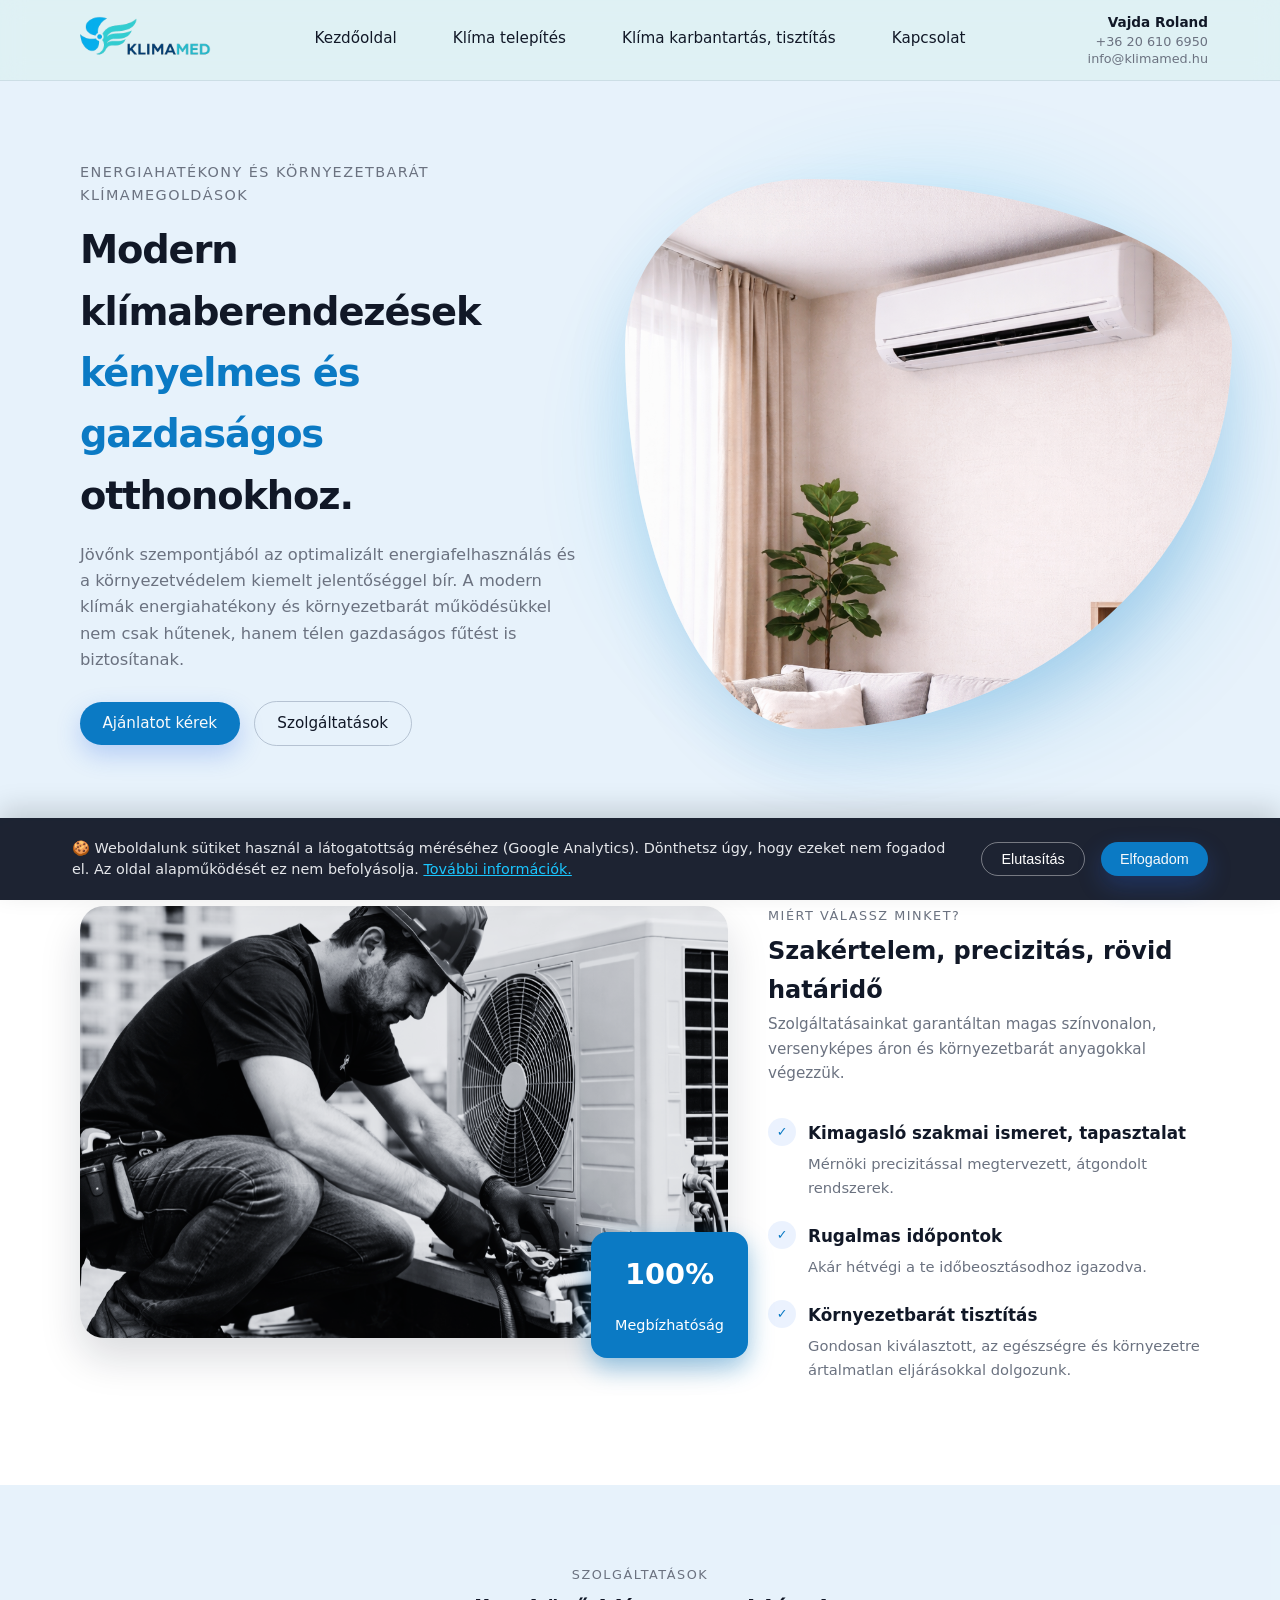
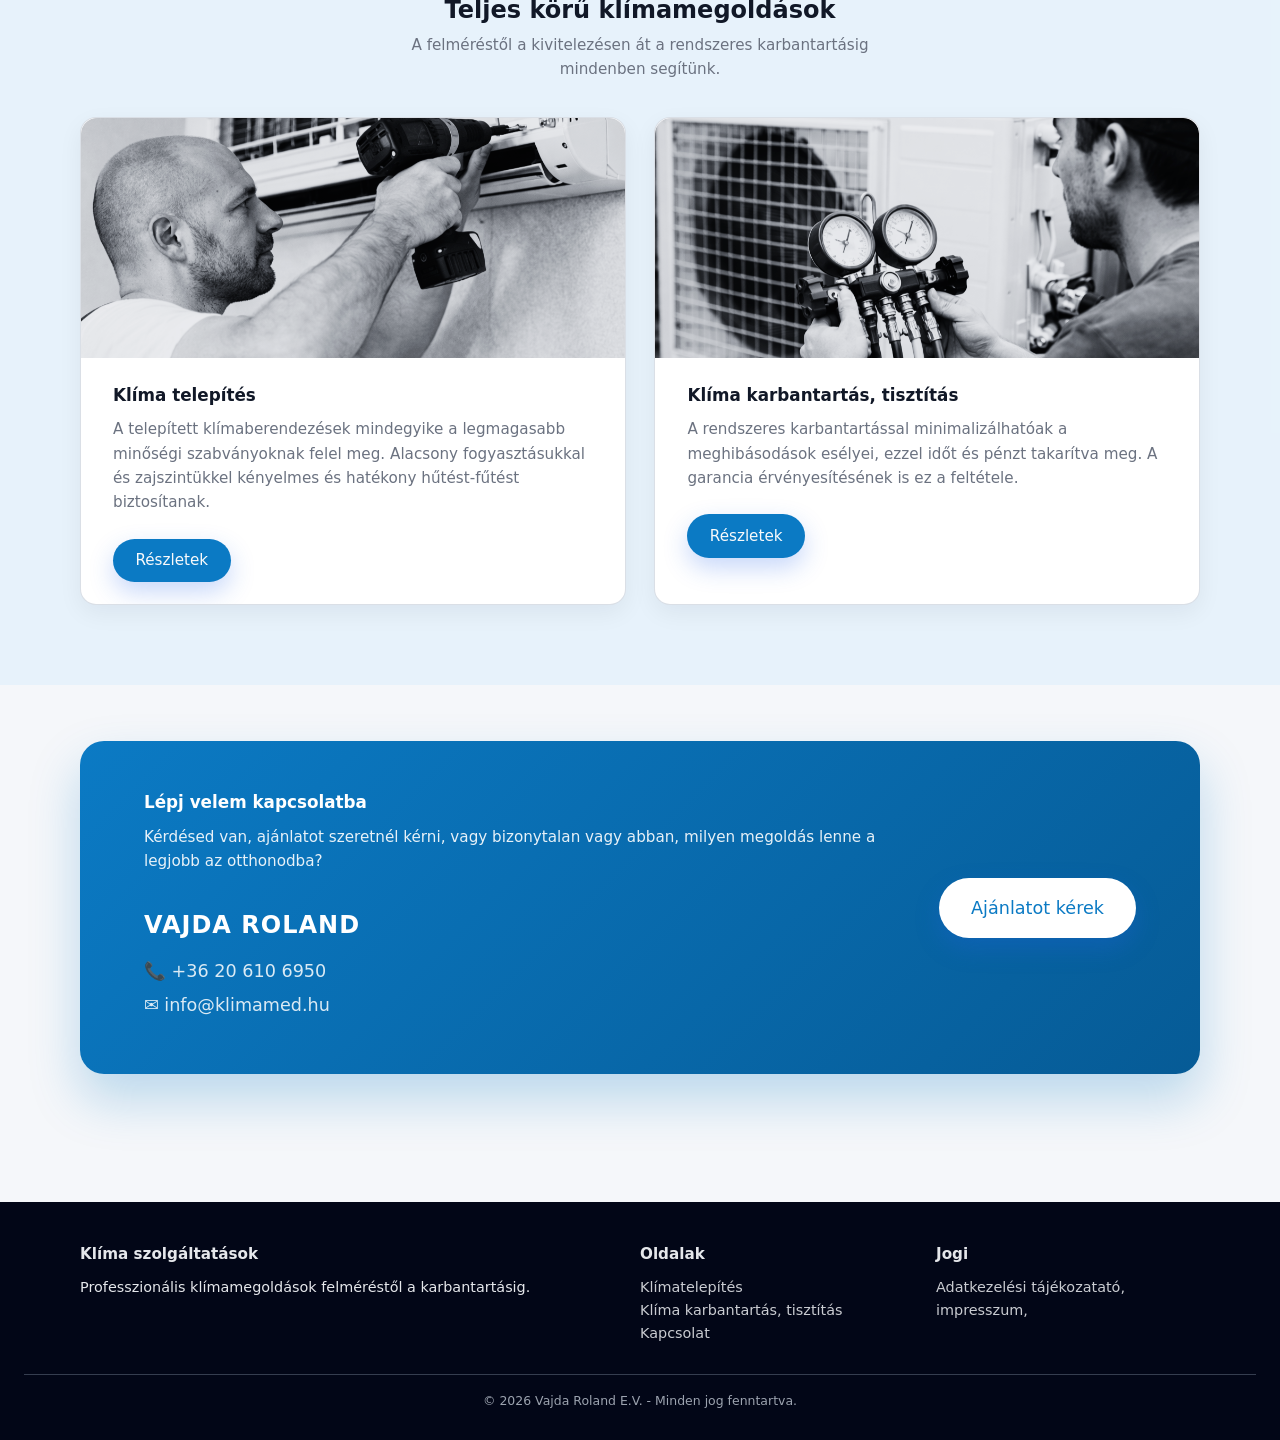
<file: index.html>
<!DOCTYPE html>
<html lang="hu">
<head>
  <!-- GOOGLE CONSENT MODE V2 ÉS GA4 KÓD -->
  <script>
    // 1. Consent Mode: Alapértelmezett tiltás beállítása
    window.dataLayer = window.dataLayer || [];
    function gtag(){dataLayer.push(arguments);}
    
    gtag('consent', 'default', {
      'analytics_storage': 'denied',
      'ad_storage': 'denied',
      'ad_user_data': 'denied',
      'ad_personalization': 'denied'
    });
  </script>

  <!-- Google tag (gtag.js) -->
  <script async src="https://www.googletagmanager.com/gtag/js?id=G-02G2FGKQ1T"></script>
  <script>
    window.dataLayer = window.dataLayer || [];
    function gtag(){dataLayer.push(arguments);}
    gtag('js', new Date());

    gtag('config', 'G-02G2FGKQ1T');
  </script>
  
  <meta charset="utf-8" />
  <meta name="viewport" content="width=device-width, initial-scale=1" />
  
  <!-- SEO: Title és Description -->
  <title>Klíma telepítés, szerelés és karbantartás | Klímamed</title>
  <meta name="description" content="Professzionális klíma telepítés, szerelés, mosózsákos tisztítás és karbantartás rövid határidővel. Energiahatékony klímamegoldások otthonába!" />
  <meta name="keywords" content="klíma, légkondi, klíma telepítés, klímaszerelés, klíma karbantartás, klímatisztítás, mosózsákos klímatisztítás" />
  
  <!-- SEO: Open Graph (Facebook, LinkedIn, stb. megosztáshoz) -->
  <meta property="og:title" content="Klíma telepítés és karbantartás | Klímamed" />
  <meta property="og:description" content="Professzionális klímamegoldások felméréstől a karbantartásig. Rövid határidő, megbízhatóság." />
  <meta property="og:image" content="photos/logonohatterpng.png" />
  <meta property="og:type" content="website" />

  <!-- Favicon (Logó a böngészőfülön) -->
  <link rel="icon" type="image/svg+xml" href="photos/logonohatterpng.svg" />
  <link rel="alternate icon" href="photos/logonohatterpng.png"> 
  <link rel="apple-touch-icon" href="photos/logonohatterpng.svg" />

  <link rel="stylesheet" href="assets/css/style.css" /> <!-- Figyelj a te útvonaladra, ha a photos mappában van a CSS, akkor href="photos/style.css" legyen! -->
  <script src="assets/js/main.js" defer></script>
</head>
<body>
<header class="header">
  <div class="nav-inner">
    <a class="brand" href="index.html">
      <span class="brand-logo">
        <img src="photos/logonohatterpng.png" alt="Logó">
      </span>
    </a>
    <nav class="nav-links">
      <a href="index.html">Kezdőoldal</a>
      <a href="klima-telepites.html">Klíma telepítés</a>
      <a href="klima-karbantartas-tisztitas.html">Klíma karbantartás, tisztítás</a>
      <a href="kapcsolat.html">Kapcsolat</a>
    </nav>

    <div class="header-contact" aria-label="Elérhetőségek">
      <span class="hc-name">Vajda Roland</span>
      <a class="hc-phone" href="tel:+36206106950">+36 20 610 6950</a>
      <a class="hc-mail" href="mailto:info@klimamed.hu">info@klimamed.hu</a>
    </div>

    <button class="nav-toggle" aria-label="Menü">
      <span></span><span></span><span></span>
    </button>
  </div>
</header>

<main class="main">

  <!-- HERO SZEKCIÓ: Balra szöveg, jobbra egy szép nagy kép -->
  <section class="section" style="padding-top: 5rem; padding-bottom: 5rem;background: #def1fc9b;">
    <div class="container hero fade-in stagger-1">
      <div class="hero-copy">
        <div class="hero-kicker">Energiahatékony és környezetbarát klímamegoldások</div>
        <h1 class="hero-title">
          Modern klímaberendezések <span>kényelmes és gazdaságos</span> otthonokhoz.
        </h1>
        <p class="hero-lead">
          Jövőnk szempontjából az optimalizált energiafelhasználás és a környezetvédelem
          kiemelt jelentőséggel bír. A modern klímák energiahatékony és környezetbarát 
          működésükkel nem csak hűtenek, hanem télen gazdaságos fűtést is biztosítanak.
        </p>
        <div class="hero-actions">
          <a class="btn btn-primary" href="kapcsolat.html">Ajánlatot kérek</a>
          <a class="btn btn-ghost" href="#szolgaltatasok">Szolgáltatások</a>
        </div>
      </div>

      <aside class="hero-image-wrapper">
        <!-- Itt a ChatGPT által generált képek egyike tökéletes egy látványos Hero elemnek -->
        <img src="photos/ae9e9aab-e020-4c5e-8f88-bb64c6cb4b5b.png" alt="Modern klíma" class="hero-image modern-shadow" />
      </aside>
    </div>
  </section>

  <!-- BEMUTATKOZÓ / ELŐNYÖK (Kép + Szöveg grid) -->
  <section class="section fade-in stagger-2" style="background: #ffffff; padding: 5rem 1.25rem;">
    <div class="container service-grid">
      <!-- Bal oldalon egy látványos kép a munkáról/klímáról -->
      <div class="feature-image-container">
        <img src="photos/3.png" alt="Klímatelepítés" class="feature-image modern-shadow" />
        <div class="floating-badge">
          <strong>100%</strong><br>Megbízhatóság
        </div>
      </div>

      <!-- Jobb oldalon a szöveg -->
      <div style="align-self: center;">
        <div class="section-heading">
          <div class="section-kicker">Miért válassz minket?</div>
          <h2 class="section-title">Szakértelem, precizitás, rövid határidő</h2>
          <p class="section-subtitle">
            Szolgáltatásainkat garantáltan magas színvonalon, versenyképes áron és 
            környezetbarát anyagokkal végezzük.
          </p>
        </div>

        <ul class="process-list">
          <li>
            <h3>Kimagasló szakmai ismeret, tapasztalat</h3>
            <p>Mérnöki precizitással megtervezett, átgondolt rendszerek.</p>
          </li>
          <li>
            <h3>Rugalmas időpontok</h3>
            <p>Akár hétvégi a te időbeosztásodhoz igazodva.</p>
          </li>
          <li>
            <h3>Környezetbarát tisztítás</h3>
            <p>Gondosan kiválasztott, az egészségre és környezetre ártalmatlan eljárásokkal dolgozunk.</p>
          </li>
        </ul>
      </div>
    </div>
  </section>

  <!-- SZOLGÁLTATÁSOK KÁRTYÁK -->
  <section id="szolgaltatasok" class="section fade-in stagger-3" style="padding: 5rem 1.25rem;background: #def1fc9b;">
    <div class="container">
      <div class="section-heading" style="text-align: center;">
        <div class="section-kicker">Szolgáltatások</div>
        <h2 class="section-title">Teljes körű klímamegoldások</h2>
        <p class="section-subtitle" style="margin: 0 auto;">
          A felméréstől a kivitelezésen át a rendszeres karbantartásig mindenben segítünk.
        </p>
      </div>

      <div class="grid grid-2">
        <!-- Klíma telepítés kártya -->
        <article class="card card-hover">
          <img src="photos/2.png" alt="Klíma telepítés" class="card-image">
          <div class="card-content">
            <h3>Klíma telepítés</h3>
            <p>
              A telepített klímaberendezések mindegyike a legmagasabb minőségi szabványoknak felel meg. 
              Alacsony fogyasztásukkal és zajszintükkel kényelmes és hatékony hűtést-fűtést biztosítanak.
            </p>
            <div style="margin-top:1.5rem;">
              <a class="btn btn-primary" href="klima-telepites.html">Részletek</a>
            </div>
          </div>
        </article>

        <!-- Klíma karbantartás kártya -->
        <article class="card card-hover">
          <img src="photos/1.png" alt="Klíma karbantartás" class="card-image">
          <div class="card-content">
            <h3>Klíma karbantartás, tisztítás</h3>
            <p>
              A rendszeres karbantartással minimalizálhatóak a meghibásodások esélyei, 
              ezzel időt és pénzt takarítva meg. A garancia érvényesítésének is ez a feltétele.
            </p>
            <div style="margin-top:1.5rem;">
              <a class="btn btn-primary" href="klima-karbantartas-tisztitas.html">Részletek</a>
            </div>
          </div>
        </article>
      </div>
    </div>
  </section>

  <!-- KAPCSOLAT BLOKK CTA -->
  <section class="section fade-in stagger-4" style="padding-bottom: 5rem;">
    <div class="container">
      <div class="card cta-card">
        <div class="cta-content">
          <h2 class="section-title" style="color: white;">Lépj velem kapcsolatba</h2>
          <p style="color: rgba(255,255,255,0.9); margin-bottom: 2rem;">
            Kérdésed van, ajánlatot szeretnél kérni, vagy bizonytalan vagy abban,
            milyen megoldás lenne a legjobb az otthonodba?
          </p>
          
          <div class="contact-info-large">
            <p class="name">Vajda Roland</p>
            <p class="phone"><a href="tel:+36206106950">📞 +36 20 610 6950</a></p>
            <p class="mail"><a href="mailto:info@klimamed.hu">✉️ info@klimamed.hu</a></p>
          </div>
        </div>
        
        <div class="cta-action">
          <a class="btn btn-primary btn-large" href="kapcsolat.html" style="background: white; color: var(--color-primary);">Ajánlatot kérek</a>
        </div>
      </div>
    </div>
  </section>

</main>



<footer class="footer">
  <div class="footer-inner">
    <div>
      <h4>Klíma szolgáltatások</h4>
      <p>Professzionális klímamegoldások felméréstől a karbantartásig.</p>
    </div>
    <div>
      <h4>Oldalak</h4>
      <ul><li><a href="klima-telepites.html">Klímatelepítés</a></li>
        <li><a href="klima-karbantartas-tisztitas.html">Klíma karbantartás, tisztítás</a></li>
        <li><a href="kapcsolat.html">Kapcsolat</a></li>
      </ul>
    </div>
    <div>
      <h4>Jogi</h4>
      <ul><li><a href="adatkezelesi-tajekozatato-impresszum.html" rel="noopener noreferrer">Adatkezelési tájékozatató, impresszum,</a></li></ul>
    </div>
  </div>
  <div class="footer-bottom">&copy; 2026 Vajda Roland E.V. - Minden jog fenntartva.</div>
</footer>

<!-- SÜTI (COOKIE) BANNER -->
<div id="cookie-banner" class="cookie-banner">
  <div class="cookie-content">
    <p>
      🍪 Weboldalunk sütiket használ a látogatottság méréséhez (Google Analytics). 
      Dönthetsz úgy, hogy ezeket nem fogadod el. Az oldal alapműködését ez nem befolyásolja.
      <a href="adatkezelesi-tajekozatato-impresszum.html">További információk.</a>
    </p>
    <div class="cookie-actions">
      <!-- "Csak az elengedhetetlenek" gomb (Gyakorlatilag az elutasítás) -->
      <button id="reject-cookies" class="btn btn-ghost btn-sm" style="color: white; border-color: rgba(255,255,255,0.4);">Elutasítás</button>
      <button id="accept-cookies" class="btn btn-primary btn-sm">Elfogadom</button>
    </div>
  </div>
</div>


</body>
</html>
</file>
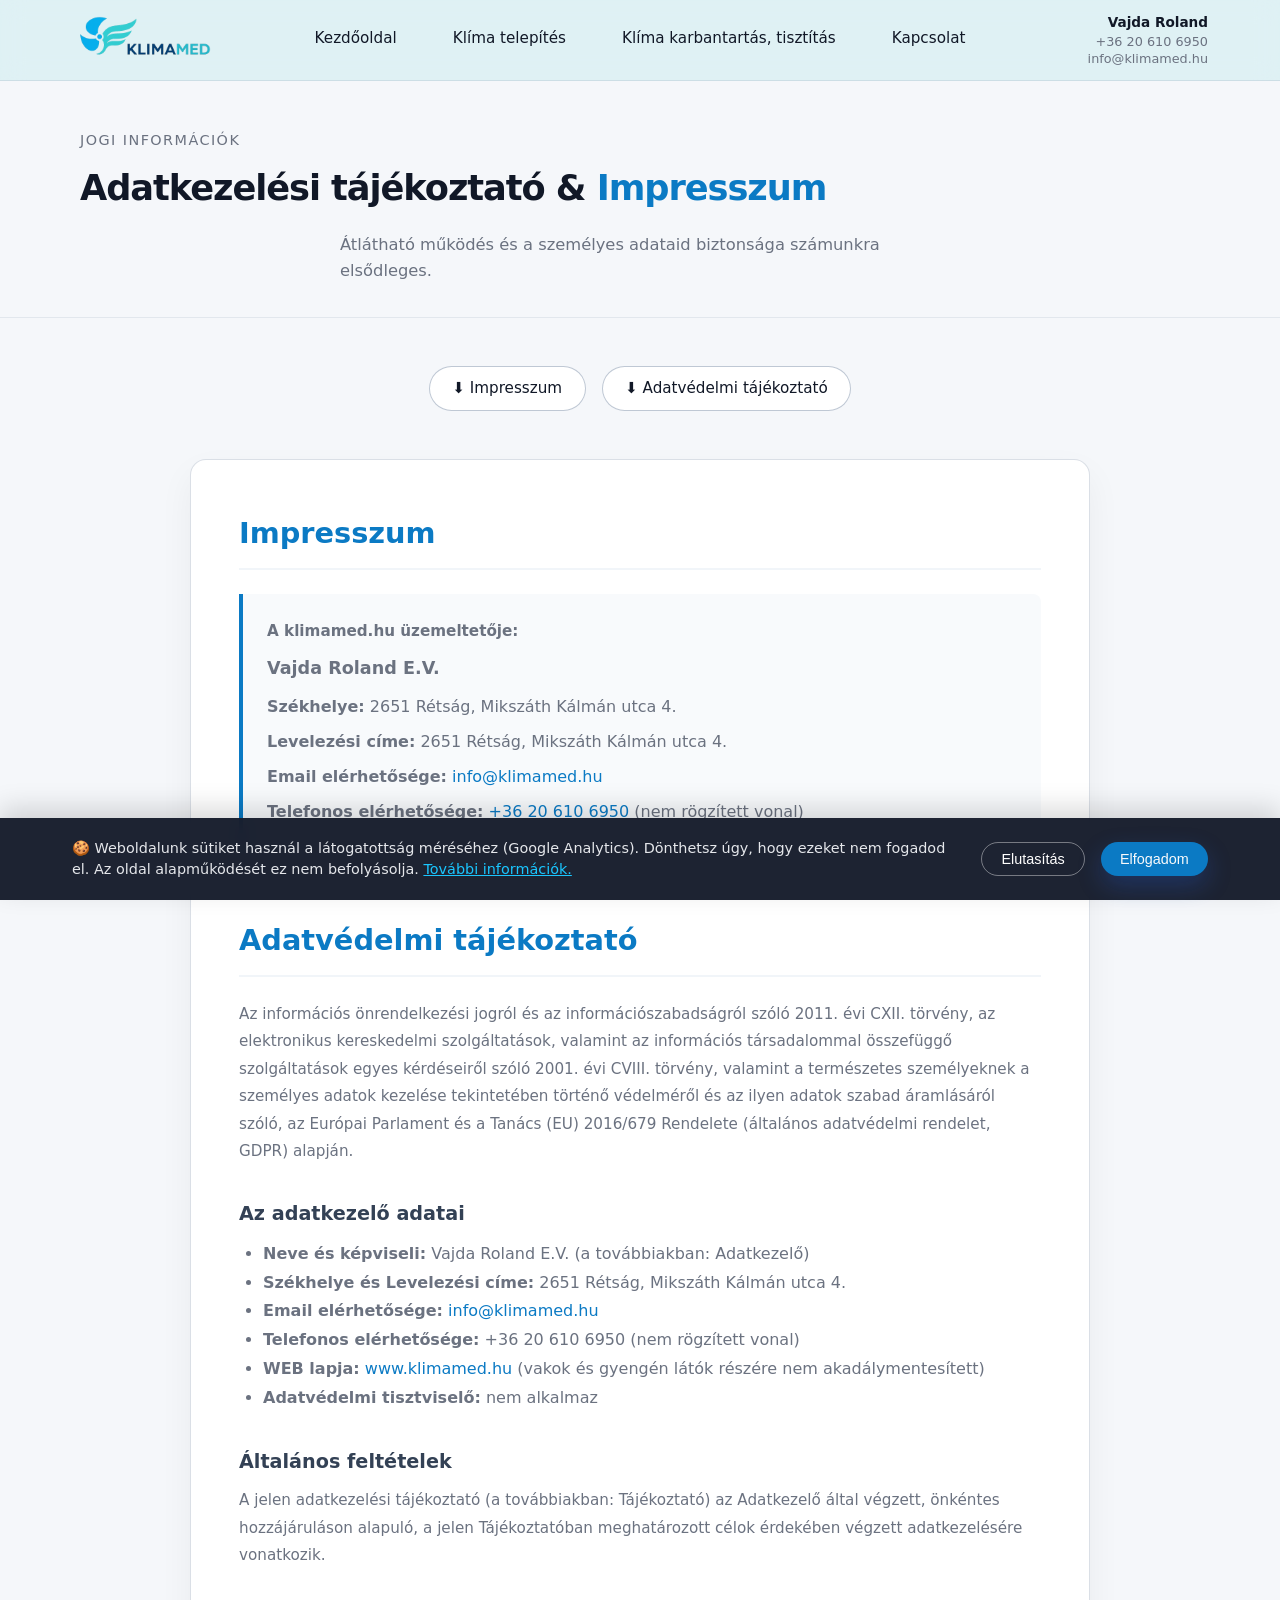
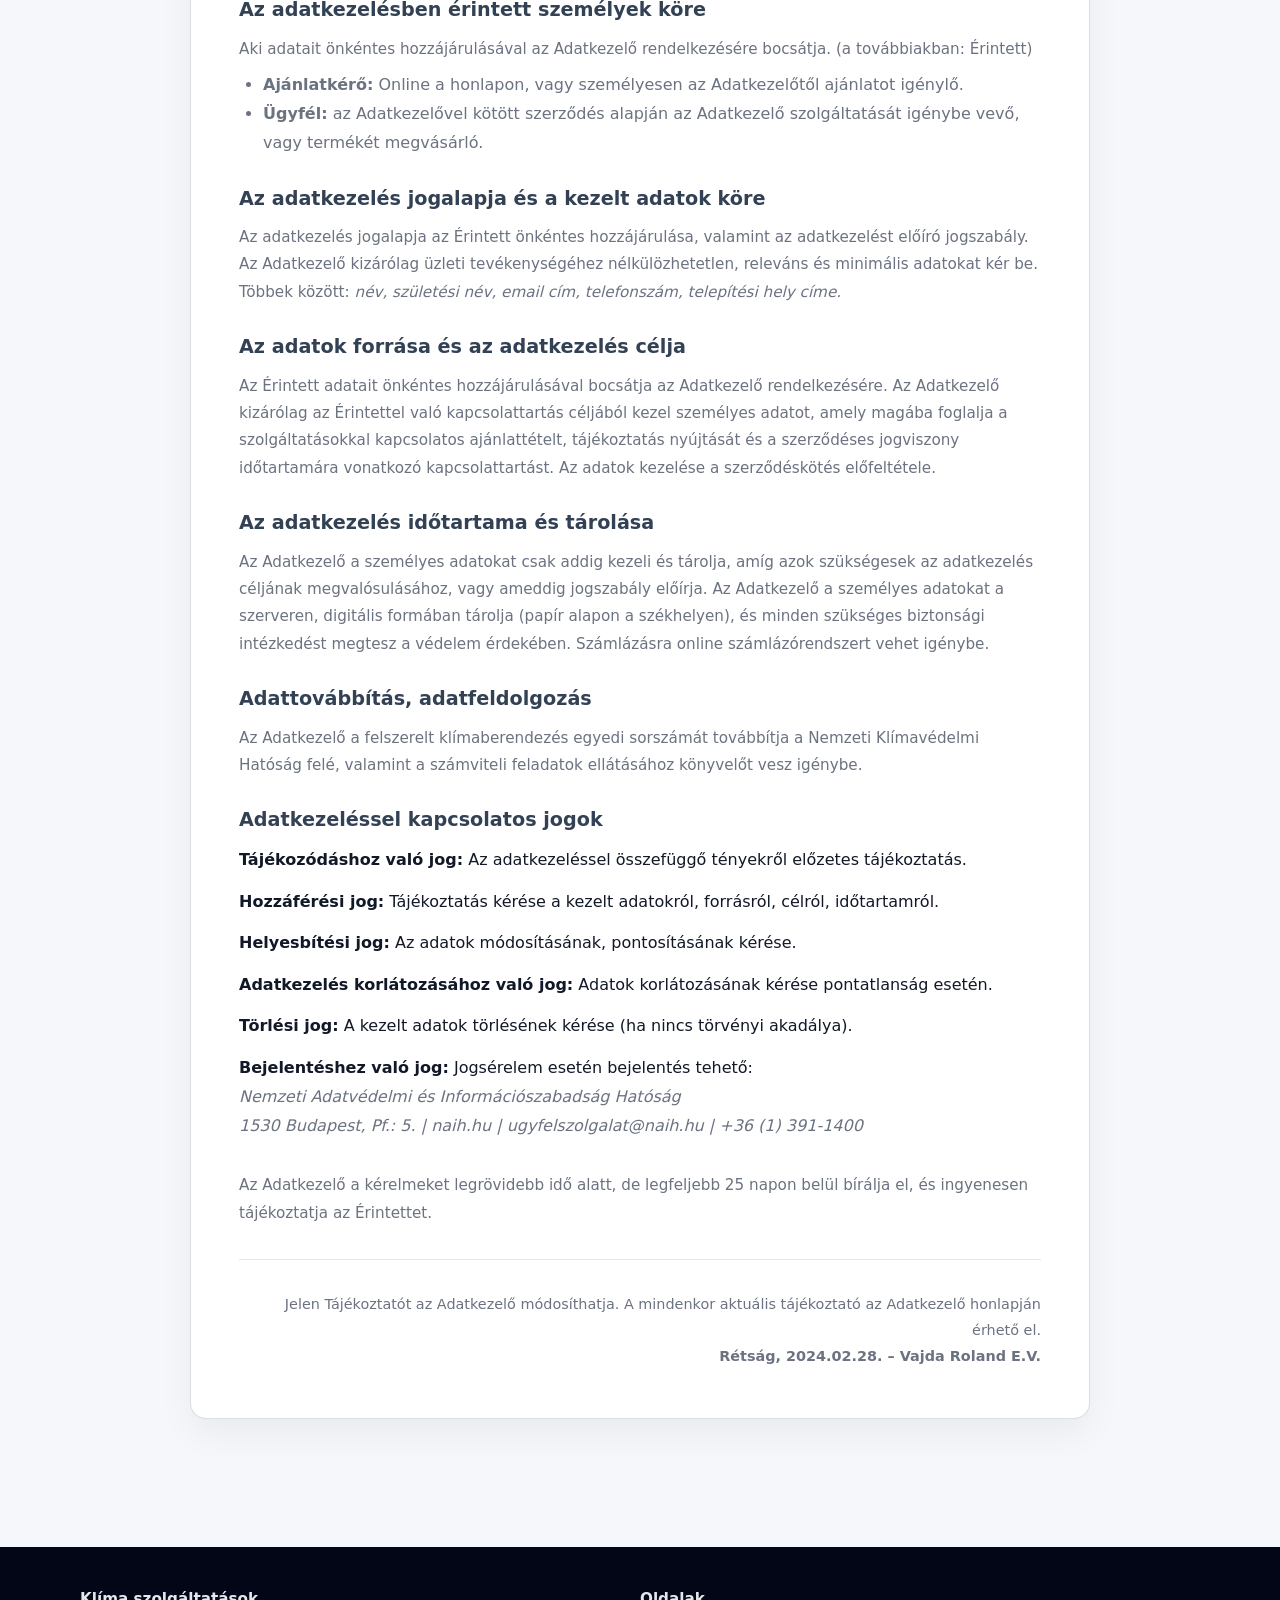
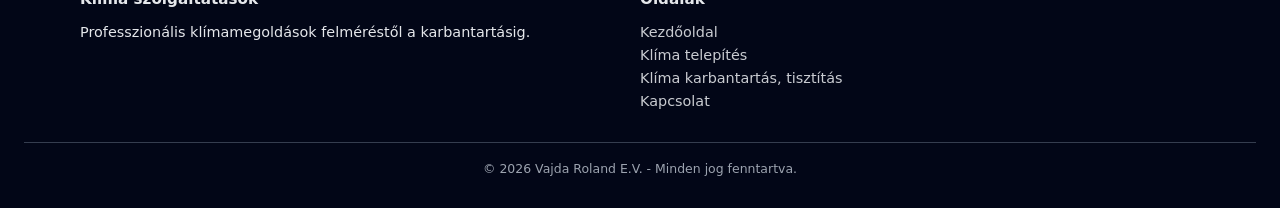
<file: adatkezelesi-tajekozatato-impresszum.html>
<!DOCTYPE html>
<html lang="hu">
<head>
  <!-- GOOGLE CONSENT MODE V2 ÉS GA4 KÓD -->
  <script>
    // 1. Consent Mode: Alapértelmezett tiltás beállítása
    window.dataLayer = window.dataLayer || [];
    function gtag(){dataLayer.push(arguments);}
    
    gtag('consent', 'default', {
      'analytics_storage': 'denied',
      'ad_storage': 'denied',
      'ad_user_data': 'denied',
      'ad_personalization': 'denied'
    });
  </script>

  <!-- Google tag (gtag.js) -->
  <script async src="https://www.googletagmanager.com/gtag/js?id=G-02G2FGKQ1T"></script>
  <script>
    window.dataLayer = window.dataLayer || [];
    function gtag(){dataLayer.push(arguments);}
    gtag('js', new Date());

    gtag('config', 'G-02G2FGKQ1T');
  </script>
  
  <meta charset="utf-8" />
  <meta name="viewport" content="width=device-width, initial-scale=1" />
  <title>Klíma | Adatkezelési tájékozatató, impresszum,</title>
  <link rel="stylesheet" href="assets/css/style.css" />
  <script src="assets/js/main.js" defer></script>
</head>
<body>
<header class="header">
  <div class="nav-inner">
    <a class="brand" href="index.html">
      <span class="brand-logo">
        <img src="photos/logonohatterpng.png" alt="Logó">
      </span>
    </a>
    <nav class="nav-links">
      <a href="index.html">Kezdőoldal</a>
      <a href="klima-telepites.html">Klíma telepítés</a>
      <a href="klima-karbantartas-tisztitas.html">Klíma karbantartás, tisztítás</a>
      <a href="kapcsolat.html">Kapcsolat</a>
    </nav>
    <div class="header-contact" aria-label="Elérhetőségek">
      <span class="hc-name">Vajda Roland</span>
      <a class="hc-phone" href="tel:+36206106950">+36 20 610 6950</a>
      <a class="hc-mail" href="mailto:info@klimamed.hu">info@klimamed.hu</a>
    </div>
    <button class="nav-toggle" aria-label="Menü">
      <span></span><span></span><span></span>
    </button>
  </div>
</header>

<main class="main">

  <!-- HERO SZEKCIÓ (Kisebb, elegáns fejléc jogi oldalakhoz) -->
  <section class="section" style="padding-top: 3rem; padding-bottom: 2rem; background: var(--color-bg); border-bottom: 1px solid rgba(148,163,184,0.2);">
    <div class="container text-center fade-in">
      <div class="hero-kicker" style="justify-content: center; margin-bottom: 0.5rem;">Jogi információk</div>
      <h1 class="hero-title" style="font-size: 2.2rem;">Adatkezelési tájékoztató & <span>Impresszum</span></h1>
      <p class="hero-lead" style="margin: 0 auto; max-width: 600px;">
        Átlátható működés és a személyes adataid biztonsága számunkra elsődleges.
      </p>
    </div>
  </section>

  <!-- TARTALOM SZEKCIÓ -->
  <section class="section fade-in stagger-1" style="padding-top: 3rem; padding-bottom: 5rem;">
    <div class="container">
      
      <!-- GYORS UGRÁS GOMBOK (Vizuális tartalomjegyzék) -->
      <div style="display: flex; gap: 1rem; justify-content: center; margin-bottom: 3rem; flex-wrap: wrap;">
        <a href="#impresszum" class="btn btn-ghost" style="background: white;">⬇ Impresszum</a>
        <a href="#adatvedelem" class="btn btn-ghost" style="background: white;">⬇ Adatvédelmi tájékoztató</a>
      </div>

      <div class="card" style="max-width: 900px; margin: 0 auto; padding: 3rem; box-shadow: 0 15px 35px rgba(15,23,42,0.05); line-height: 1.8; color: var(--color-text);">
        
        <!-- ================= IMPRESSZUM ================= -->
        <div id="impresszum" style="margin-bottom: 4rem;">
          <h2 style="font-size: 1.8rem; color: var(--color-primary); border-bottom: 2px solid #f1f5f9; padding-bottom: 0.5rem; margin-bottom: 1.5rem;">
            Impresszum
          </h2>
          <div style="background: #f8fafc; padding: 1.5rem; border-left: 4px solid var(--color-primary); border-radius: 0 0.5rem 0.5rem 0;">
            <p style="margin-bottom: 0.5rem;"><strong>A klimamed.hu üzemeltetője:</strong></p>
            <p style="margin-bottom: 0.5rem; font-size: 1.1rem; font-weight: 600;">Vajda Roland E.V.</p>
            <ul style="list-style: none; padding: 0; margin: 0; color: var(--color-muted);">
              <li style="margin-bottom: 0.4rem;"><strong>Székhelye:</strong> 2651 Rétság, Mikszáth Kálmán utca 4.</li>
              <li style="margin-bottom: 0.4rem;"><strong>Levelezési címe:</strong> 2651 Rétság, Mikszáth Kálmán utca 4.</li>
              <li style="margin-bottom: 0.4rem;"><strong>Email elérhetősége:</strong> <a href="mailto:info@klimamed.hu" style="color: var(--color-primary);">info@klimamed.hu</a></li>
              <li><strong>Telefonos elérhetősége:</strong> <a href="tel:+36206106950" style="color: var(--color-primary);">+36 20 610 6950</a> (nem rögzített vonal)</li>
            </ul>
          </div>
        </div>

        <!-- ================= ADATVÉDELEM ================= -->
        <div id="adatvedelem">
          <h2 style="font-size: 1.8rem; color: var(--color-primary); border-bottom: 2px solid #f1f5f9; padding-bottom: 0.5rem; margin-bottom: 1.5rem;">
            Adatvédelmi tájékoztató
          </h2>
          <p style="margin-bottom: 2rem; font-size: 0.95rem; color: var(--color-muted);">
            Az információs önrendelkezési jogról és az információszabadságról szóló 2011. évi CXII. törvény, az elektronikus kereskedelmi szolgáltatások, valamint az információs társadalommal összefüggő szolgáltatások egyes kérdéseiről szóló 2001. évi CVIII. törvény, valamint a természetes személyeknek a személyes adatok kezelése tekintetében történő védelméről és az ilyen adatok szabad áramlásáról szóló, az Európai Parlament és a Tanács (EU) 2016/679 Rendelete (általános adatvédelmi rendelet, GDPR) alapján.
          </p>

          <h3 style="font-size: 1.2rem; margin-bottom: 0.5rem; color: #334155;">Az adatkezelő adatai</h3>
          <ul style="list-style-type: disc; padding-left: 1.5rem; margin-bottom: 2rem; color: var(--color-muted);">
            <li><strong>Neve és képviseli:</strong> Vajda Roland E.V. (a továbbiakban: Adatkezelő)</li>
            <li><strong>Székhelye és Levelezési címe:</strong> 2651 Rétság, Mikszáth Kálmán utca 4.</li>
            <li><strong>Email elérhetősége:</strong> <a href="mailto:info@klimamed.hu" style="color: var(--color-primary);">info@klimamed.hu</a></li>
            <li><strong>Telefonos elérhetősége:</strong> +36 20 610 6950 (nem rögzített vonal)</li>
            <li><strong>WEB lapja:</strong> <a href="https://www.klimamed.hu" target="_blank" style="color: var(--color-primary);">www.klimamed.hu</a> (vakok és gyengén látók részére nem akadálymentesített)</li>
            <li><strong>Adatvédelmi tisztviselő:</strong> nem alkalmaz</li>
          </ul>

          <h3 style="font-size: 1.2rem; margin-bottom: 0.5rem; color: #334155;">Általános feltételek</h3>
          <p style="margin-bottom: 1.5rem;">
            A jelen adatkezelési tájékoztató (a továbbiakban: Tájékoztató) az Adatkezelő által végzett, önkéntes hozzájáruláson alapuló, a jelen Tájékoztatóban meghatározott célok érdekében végzett adatkezelésére vonatkozik.
          </p>

          <h3 style="font-size: 1.2rem; margin-bottom: 0.5rem; color: #334155;">Az adatkezelésben érintett személyek köre</h3>
          <p style="margin-bottom: 0.5rem;">Aki adatait önkéntes hozzájárulásával az Adatkezelő rendelkezésére bocsátja. (a továbbiakban: Érintett)</p>
          <ul style="list-style-type: disc; padding-left: 1.5rem; margin-bottom: 1.5rem; color: var(--color-muted);">
            <li><strong>Ajánlatkérő:</strong> Online a honlapon, vagy személyesen az Adatkezelőtől ajánlatot igénylő.</li>
            <li><strong>Ügyfél:</strong> az Adatkezelővel kötött szerződés alapján az Adatkezelő szolgáltatását igénybe vevő, vagy termékét megvásárló.</li>
          </ul>

          <h3 style="font-size: 1.2rem; margin-bottom: 0.5rem; color: #334155;">Az adatkezelés jogalapja és a kezelt adatok köre</h3>
          <p style="margin-bottom: 1.5rem;">
            Az adatkezelés jogalapja az Érintett önkéntes hozzájárulása, valamint az adatkezelést előíró jogszabály. Az Adatkezelő kizárólag üzleti tevékenységéhez nélkülözhetetlen, releváns és minimális adatokat kér be. Többek között: <em>név, születési név, email cím, telefonszám, telepítési hely címe.</em>
          </p>

          <h3 style="font-size: 1.2rem; margin-bottom: 0.5rem; color: #334155;">Az adatok forrása és az adatkezelés célja</h3>
          <p style="margin-bottom: 1.5rem;">
            Az Érintett adatait önkéntes hozzájárulásával bocsátja az Adatkezelő rendelkezésére. Az Adatkezelő kizárólag az Érintettel való kapcsolattartás céljából kezel személyes adatot, amely magába foglalja a szolgáltatásokkal kapcsolatos ajánlattételt, tájékoztatás nyújtását és a szerződéses jogviszony időtartamára vonatkozó kapcsolattartást. Az adatok kezelése a szerződéskötés előfeltétele.
          </p>

          <h3 style="font-size: 1.2rem; margin-bottom: 0.5rem; color: #334155;">Az adatkezelés időtartama és tárolása</h3>
          <p style="margin-bottom: 1.5rem;">
            Az Adatkezelő a személyes adatokat csak addig kezeli és tárolja, amíg azok szükségesek az adatkezelés céljának megvalósulásához, vagy ameddig jogszabály előírja. Az Adatkezelő a személyes adatokat a szerveren, digitális formában tárolja (papír alapon a székhelyen), és minden szükséges biztonsági intézkedést megtesz a védelem érdekében. Számlázásra online számlázórendszert vehet igénybe.
          </p>

          <h3 style="font-size: 1.2rem; margin-bottom: 0.5rem; color: #334155;">Adattovábbítás, adatfeldolgozás</h3>
          <p style="margin-bottom: 1.5rem;">
            Az Adatkezelő a felszerelt klímaberendezés egyedi sorszámát továbbítja a Nemzeti Klímavédelmi Hatóság felé, valamint a számviteli feladatok ellátásához könyvelőt vesz igénybe.
          </p>

          <h3 style="font-size: 1.2rem; margin-bottom: 0.5rem; color: #334155;">Adatkezeléssel kapcsolatos jogok</h3>
          <ul style="list-style-type: none; padding-left: 0; margin-bottom: 2rem;">
            <li style="margin-bottom: 0.8rem;"><strong>Tájékozódáshoz való jog:</strong> Az adatkezeléssel összefüggő tényekről előzetes tájékoztatás.</li>
            <li style="margin-bottom: 0.8rem;"><strong>Hozzáférési jog:</strong> Tájékoztatás kérése a kezelt adatokról, forrásról, célról, időtartamról.</li>
            <li style="margin-bottom: 0.8rem;"><strong>Helyesbítési jog:</strong> Az adatok módosításának, pontosításának kérése.</li>
            <li style="margin-bottom: 0.8rem;"><strong>Adatkezelés korlátozásához való jog:</strong> Adatok korlátozásának kérése pontatlanság esetén.</li>
            <li style="margin-bottom: 0.8rem;"><strong>Törlési jog:</strong> A kezelt adatok törlésének kérése (ha nincs törvényi akadálya).</li>
            <li style="margin-bottom: 0.8rem;">
              <strong>Bejelentéshez való jog:</strong> Jogsérelem esetén bejelentés tehető:<br>
              <em style="color: var(--color-muted);">Nemzeti Adatvédelmi és Információszabadság Hatóság<br>
              1530 Budapest, Pf.: 5. | <a href="http://naih.hu" target="_blank">naih.hu</a> | <a href="mailto:ugyfelszolgalat@naih.hu">ugyfelszolgalat@naih.hu</a> | +36 (1) 391-1400</em>
            </li>
          </ul>

          <p style="margin-bottom: 2rem;">
            Az Adatkezelő a kérelmeket legrövidebb idő alatt, de legfeljebb 25 napon belül bírálja el, és ingyenesen tájékoztatja az Érintettet.
          </p>

          <hr style="border: 0; border-top: 1px solid #e5e7eb; margin: 2rem 0;">
          
          <p style="font-size: 0.9rem; color: var(--color-muted); text-align: right;">
            Jelen Tájékoztatót az Adatkezelő módosíthatja. A mindenkor aktuális tájékoztató az Adatkezelő honlapján érhető el.<br>
            <strong>Rétság, 2024.02.28. – Vajda Roland E.V.</strong>
          </p>
        </div>

      </div>
    </div>
  </section>

</main>


<footer class="footer">
  <div class="footer-inner">
    <div>
      <h4>Klíma szolgáltatások</h4>
      <p>Professzionális klímamegoldások felméréstől a karbantartásig.</p>
    </div>
    <div>
      <h4>Oldalak</h4>
      <ul>
        <li><a href="index.html">Kezdőoldal</a></li>
        <li><a href="klima-telepites.html">Klíma telepítés</a></li>
        <li><a href="klima-karbantartas-tisztitas.html">Klíma karbantartás, tisztítás</a></li>
        <li><a href="kapcsolat.html">Kapcsolat</a></li>
      </ul>
    </div>
  </div>
  <div class="footer-bottom">
    &copy; 2026 Vajda Roland E.V. - Minden jog fenntartva.
  </div>
</footer>

<!-- SÜTI (COOKIE) BANNER -->
<div id="cookie-banner" class="cookie-banner">
  <div class="cookie-content">
    <p>
      🍪 Weboldalunk sütiket használ a látogatottság méréséhez (Google Analytics). 
      Dönthetsz úgy, hogy ezeket nem fogadod el. Az oldal alapműködését ez nem befolyásolja.
      <a href="adatkezelesi-tajekozatato-impresszum.html">További információk.</a>
    </p>
    <div class="cookie-actions">
      <!-- "Csak az elengedhetetlenek" gomb (Gyakorlatilag az elutasítás) -->
      <button id="reject-cookies" class="btn btn-ghost btn-sm" style="color: white; border-color: rgba(255,255,255,0.4);">Elutasítás</button>
      <button id="accept-cookies" class="btn btn-primary btn-sm">Elfogadom</button>
    </div>
  </div>
</div>



</body>
</html>
</file>
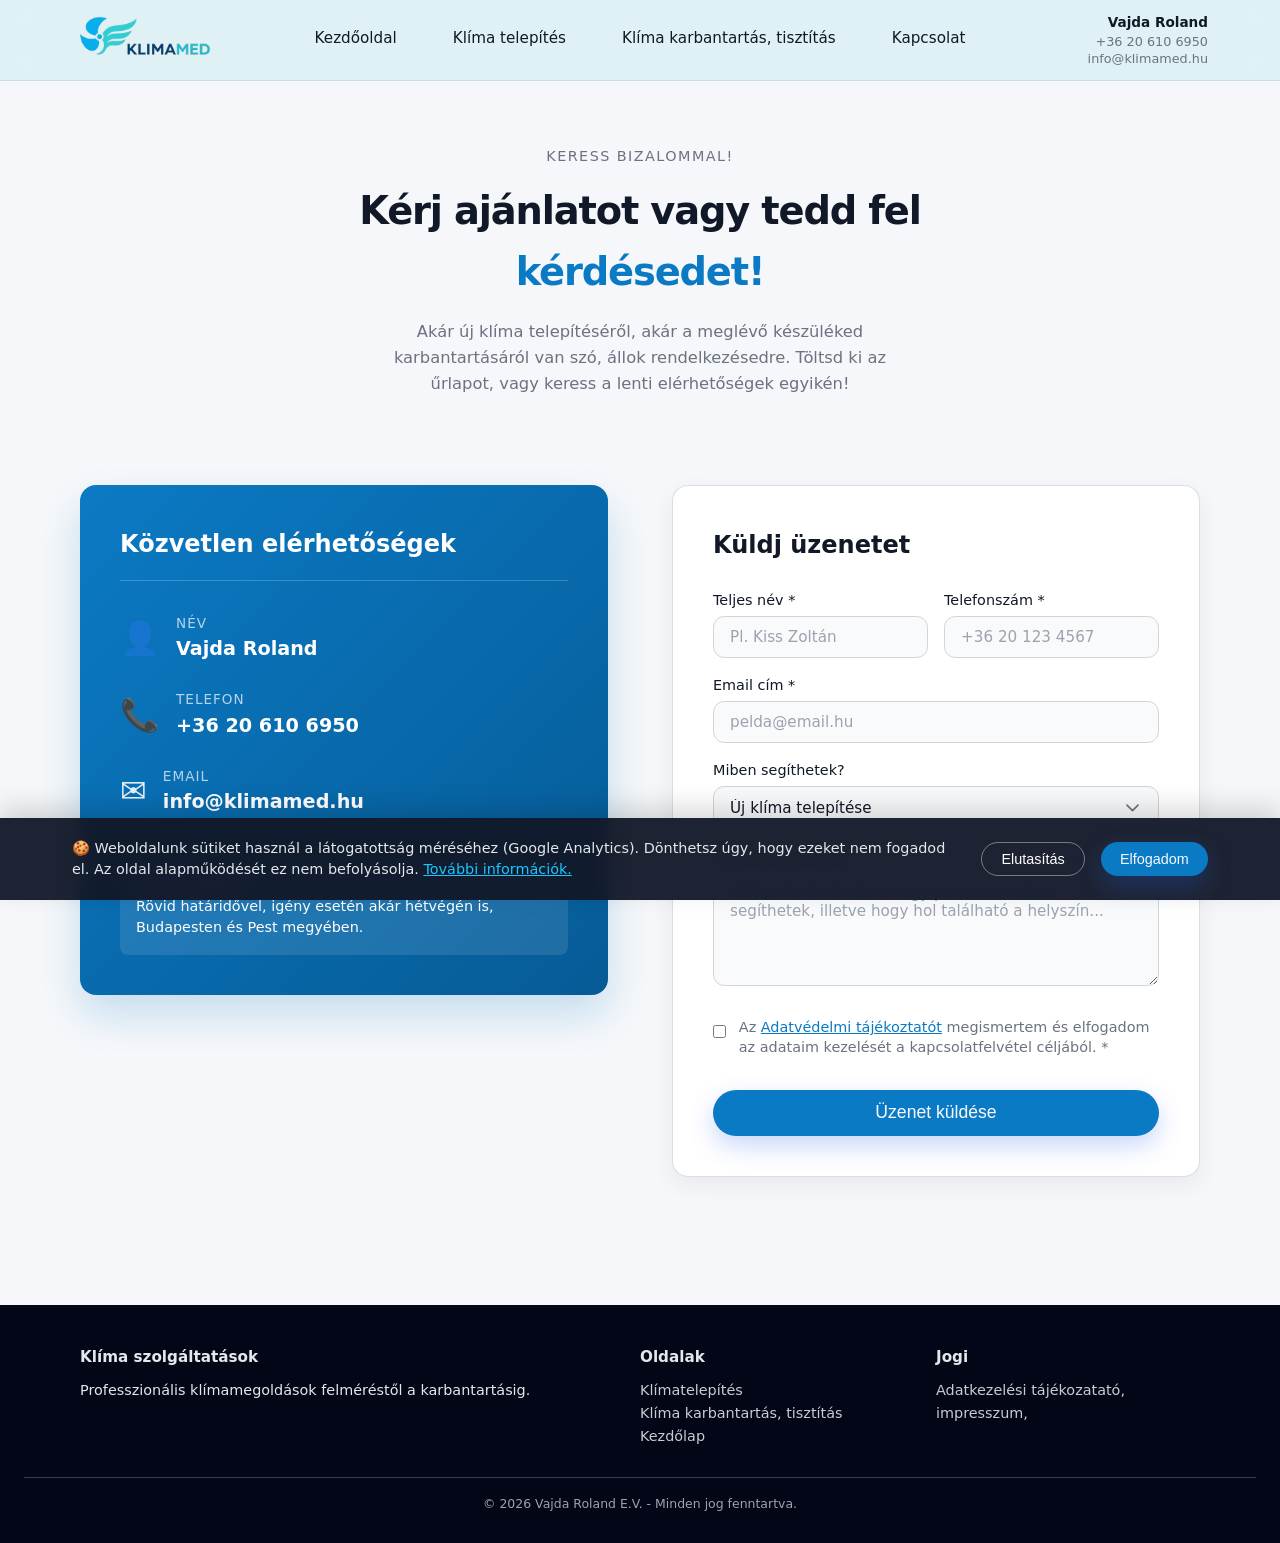
<file: kapcsolat.html>
<!DOCTYPE html>
<html lang="hu">
<head>
  
  <script>
    // 1. Consent Mode: Alapértelmezett
    window.dataLayer = window.dataLayer || [];
    function gtag(){dataLayer.push(arguments);}
    
    gtag('consent', 'default', {
      'analytics_storage': 'denied',
      'ad_storage': 'denied',
      'ad_user_data': 'denied',
      'ad_personalization': 'denied'
    });
  </script>

  
  <script async src="https://www.googletagmanager.com/gtag/js?id=G-02G2FGKQ1T"></script>
  <script>
    window.dataLayer = window.dataLayer || [];
    function gtag(){dataLayer.push(arguments);}
    gtag('js', new Date());

    gtag('config', 'G-02G2FGKQ1T');
  </script>
  
  <meta charset="utf-8" />
  <meta name="viewport" content="width=device-width, initial-scale=1" />
  
  <title>Kapcsolat és Ajánlatkérés | Klímamed</title>
  <meta name="description" content="Kérjen árajánlatot klíma telepítésre vagy karbantartásra. Vajda Roland E.V. - Rugalmas munkavégzés, akár hétvégén is." />
  
  <link rel="icon" type="image/png" href="photos/logonohatterpng.png" />
  
  <link rel="stylesheet" href="assets/css/style.css" />
  <script src="assets/js/main.js" defer></script>
</head>
<body>
<header class="header">
  <div class="nav-inner">
    <a class="brand" href="index.html">
      <span class="brand-logo">
        <img src="photos/logonohatterpng.png" alt="Logó">
      </span>
    </a>
    <nav class="nav-links">
      <a href="index.html">Kezdőoldal</a>
      <a href="klima-telepites.html">Klíma telepítés</a>
      <a href="klima-karbantartas-tisztitas.html">Klíma karbantartás, tisztítás</a>
      <a href="kapcsolat.html">Kapcsolat</a>
    </nav>
    <div class="header-contact" aria-label="Elérhetőségek">
      <span class="hc-name">Vajda Roland</span>
      <a class="hc-phone" href="tel:+36206106950">+36 20 610 6950</a>
      <a class="hc-mail" href="mailto:info@klimamed.hu">info@klimamed.hu</a>
    </div>
    <button class="nav-toggle" aria-label="Menü">
      <span></span><span></span><span></span>
    </button>
  </div>
</header>

<main class="main">

  <!-- KAPCSOLAT HERO -->
  <section class="section" style="padding-top: 4rem; padding-bottom: 2rem; background: var(--color-bg);">
    <div class="container hero fade-in stagger-1">
      <div class="hero-copy" style="max-width: 800px; text-align: center; margin: 0 auto;">
        <div class="hero-kicker">Keress bizalommal!</div>
        <h1 class="hero-title">Kérj ajánlatot vagy tedd fel <span>kérdésedet!</span></h1>
        <p class="hero-lead" style="margin: 0 auto;">
          Akár új klíma telepítéséről, akár a meglévő készüléked karbantartásáról van szó, 
          állok rendelkezésedre. Töltsd ki az űrlapot, vagy keress a lenti elérhetőségek egyikén!
        </p>
      </div>
    </div>
  </section>

  <!-- KAPCSOLAT GRID (Balra info, Jobbra form) -->
  <section class="section fade-in stagger-2" style="padding-bottom: 5rem;">
    <div class="container grid grid-2" style="align-items: start; gap: 4rem;">
      
      <!-- BAL OLDAL: ELÉRHETŐSÉGEK -->
      <aside class="contact-info-panel">
        <div class="card" style="background: linear-gradient(135deg, var(--color-primary), #065b96); color: white; padding: 2.5rem; border: none; box-shadow: 0 20px 40px rgba(11, 122, 196, 0.2);">
          <h3 style="font-size: 1.5rem; margin-bottom: 2rem; border-bottom: 1px solid rgba(255,255,255,0.2); padding-bottom: 1rem;">
            Közvetlen elérhetőségek
          </h3>
          
          <div style="margin-bottom: 1.5rem; display: flex; align-items: center; gap: 1rem;">
  <div style="font-size: 2rem; opacity: 0.9;">👤</div>
  <div>
    <p style="font-size: 0.85rem; text-transform: uppercase; letter-spacing: 1px; color: rgba(255,255,255,0.7); margin: 0;">Név</p>
    
    <p style="font-size: 1.2rem; font-weight: 600; margin: 0; color: #ffffff;">Vajda Roland</p>
  </div>
</div>


          <div style="margin-bottom: 1.5rem; display: flex; align-items: center; gap: 1rem;">
            <div style="font-size: 2rem; opacity: 0.9;">📞</div>
            <div>
              <p style="font-size: 0.85rem; text-transform: uppercase; letter-spacing: 1px; color: rgba(255,255,255,0.7); margin: 0;">Telefon</p>
              <p style="font-size: 1.2rem; font-weight: 600; margin: 0;">
                <a href="tel:+36206106950" style="color: white; text-decoration: none;">+36 20 610 6950</a>
              </p>
            </div>
          </div>

          <div style="margin-bottom: 2.5rem; display: flex; align-items: center; gap: 1rem;">
            <div style="font-size: 2rem; opacity: 0.9;">✉️</div>
            <div>
              <p style="font-size: 0.85rem; text-transform: uppercase; letter-spacing: 1px; color: rgba(255,255,255,0.7); margin: 0;">Email</p>
              <p style="font-size: 1.2rem; font-weight: 600; margin: 0;">
                <a href="mailto:info@klimamed.hu" style="color: white; text-decoration: none;">info@klimamed.hu</a>
              </p>
            </div>
          </div>

          <div style="background: rgba(255,255,255,0.1); padding: 1rem; border-radius: 0.5rem; font-size: 0.9rem; line-height: 1.5;">
            <strong>Munkavégzés:</strong><br>
            Rövid határidővel, igény esetén akár hétvégén is, Budapesten és Pest megyében.
          </div>
        </div>
      </aside>


<div class="card" style="padding: 2.5rem;">
  <h2 style="font-size: 1.5rem; margin-bottom: 1.5rem; color: var(--color-text);">Küldj üzenetet</h2>
  
  <form action="https://formsubmit.co/info@klimamed.hu" method="POST" class="form" style="max-width: 100%;">
    
       <!-- FORMSUBMIT BEÁLLÍTÁSOK (Rejtett mezők) -->
    
    
    <input type="hidden" name="_subject" value="Új ajánlatkérés a klimamed.hu weboldalról!">
    
    <input type="hidden" name="_next" value="https://klimamed.hu/sikeres-kuldes.html">
    
    <input type="hidden" name="_captcha" value="true">

    <input type="text" name="_honey" style="display:none">
    
    <input type="hidden" name="_replyto">
    
    <input type="hidden" name="_template" value="table">

    
    <div class="form-row">
      <div class="form-group">
        <label for="name" class="form-label">Teljes név *</label>
        <input type="text" id="name" name="Név" class="form-control" placeholder="Pl. Kiss Zoltán" required>
      </div>
      <div class="form-group">
        <label for="phone" class="form-label">Telefonszám *</label>
        <input type="tel" id="phone" name="Telefon" class="form-control" placeholder="+36 20 123 4567" 
       pattern="^\+?[0-9\s\-\(\)]+$" 
       title="A telefonszám csak számokat, szóközöket, kötőjeleket és az elején egy opcionális + jelet tartalmazhat!" 
       required>

      </div>
    </div>

    <div class="form-group">
      <label for="email" class="form-label">Email cím *</label>
      <input type="email" id="email" name="Email" class="form-control" placeholder="pelda@email.hu" 
       pattern="[a-z0-9._%+-]+@[a-z0-9.-]+\.[a-z]{2,}$" 
       title="Kérjük, adjon meg egy érvényes email címet! (pl. pelda@email.hu)" 
       required>

    </div>

    <div class="form-group">
      <label for="subject" class="form-label">Miben segíthetek?</label>
      <select id="subject" name="Tárgy" class="form-control" style="cursor: pointer;">
        <option value="Új klíma telepítése">Új klíma telepítése</option>
        <option value="Klíma karbantartás / tisztítás">Klíma karbantartás / tisztítás</option>
        <option value="Klíma javítás">Klíma javítás</option>
        <option value="Egyéb kérdés / Árajánlat kérés">Egyéb kérdés / Árajánlat kérés</option>
      </select>
    </div>

    <div class="form-group">
      <label for="message" class="form-label">Üzenet (opcionális)</label>
      <textarea id="message" name="Üzenet" class="form-control" rows="5" placeholder="Kérlek írd le röviden, hogy pontosan miben segíthetek, illetve hogy hol található a helyszín..."></textarea>
    </div>

    
    <div class="form-group" style="display: flex; align-items: flex-start; gap: 0.8rem; margin-top: 1.5rem; margin-bottom: 2rem;">
      
      <input type="checkbox" id="privacy" name="Adatvédelem_elfogadva" value="Igen" required style="margin-top: 0.3rem; width: 1.2rem; height: 1.2rem; accent-color: var(--color-primary); cursor: pointer;">
      <label for="privacy" style="font-size: 0.9rem; color: var(--color-muted); line-height: 1.4; cursor: pointer;">
        Az <a href="adatkezelesi-tajekozatato-impresszum.html" target="_blank" style="color: var(--color-primary); text-decoration: underline;">Adatvédelmi tájékoztatót</a> megismertem és elfogadom az adataim kezelését a kapcsolatfelvétel céljából. *
      </label>
    </div>

    <button type="submit" class="btn btn-primary" style="width: 100%; justify-content: center; font-size: 1.1rem; padding: 0.8rem;">
      Üzenet küldése
    </button>
  </form>
</div>


    </div>
  </section>

</main>


<footer class="footer">
  <div class="footer-inner">
    <div>
      <h4>Klíma szolgáltatások</h4>
      <p>Professzionális klímamegoldások felméréstől a karbantartásig.</p>
    </div>
    <div>
      <h4>Oldalak</h4>
      <ul><li><a href="klima-telepites.html">Klímatelepítés</a></li>
        <li><a href="klima-karbantartas-tisztitas.html">Klíma karbantartás, tisztítás</a></li>
        <li><a href="index.html">Kezdőlap</a></li></ul>
    </div>
    <div>
      <h4>Jogi</h4>
      <ul><li><a href="adatkezelesi-tajekozatato-impresszum.html" rel="noopener noreferrer">Adatkezelési tájékozatató, impresszum,</a></li></ul>
    </div>
  </div>
  <div class="footer-bottom">&copy; 2026 Vajda Roland E.V. - Minden jog fenntartva.</div>
</footer>


<div id="cookie-banner" class="cookie-banner">
  <div class="cookie-content">
    <p>
      🍪 Weboldalunk sütiket használ a látogatottság méréséhez (Google Analytics). 
      Dönthetsz úgy, hogy ezeket nem fogadod el. Az oldal alapműködését ez nem befolyásolja.
      <a href="adatkezelesi-tajekozatato-impresszum.html">További információk.</a>
    </p>
    <div class="cookie-actions">
      
      <button id="reject-cookies" class="btn btn-ghost btn-sm" style="color: white; border-color: rgba(255,255,255,0.4);">Elutasítás</button>
      <button id="accept-cookies" class="btn btn-primary btn-sm">Elfogadom</button>
    </div>
  </div>
</div>



</body>
</html>
</file>
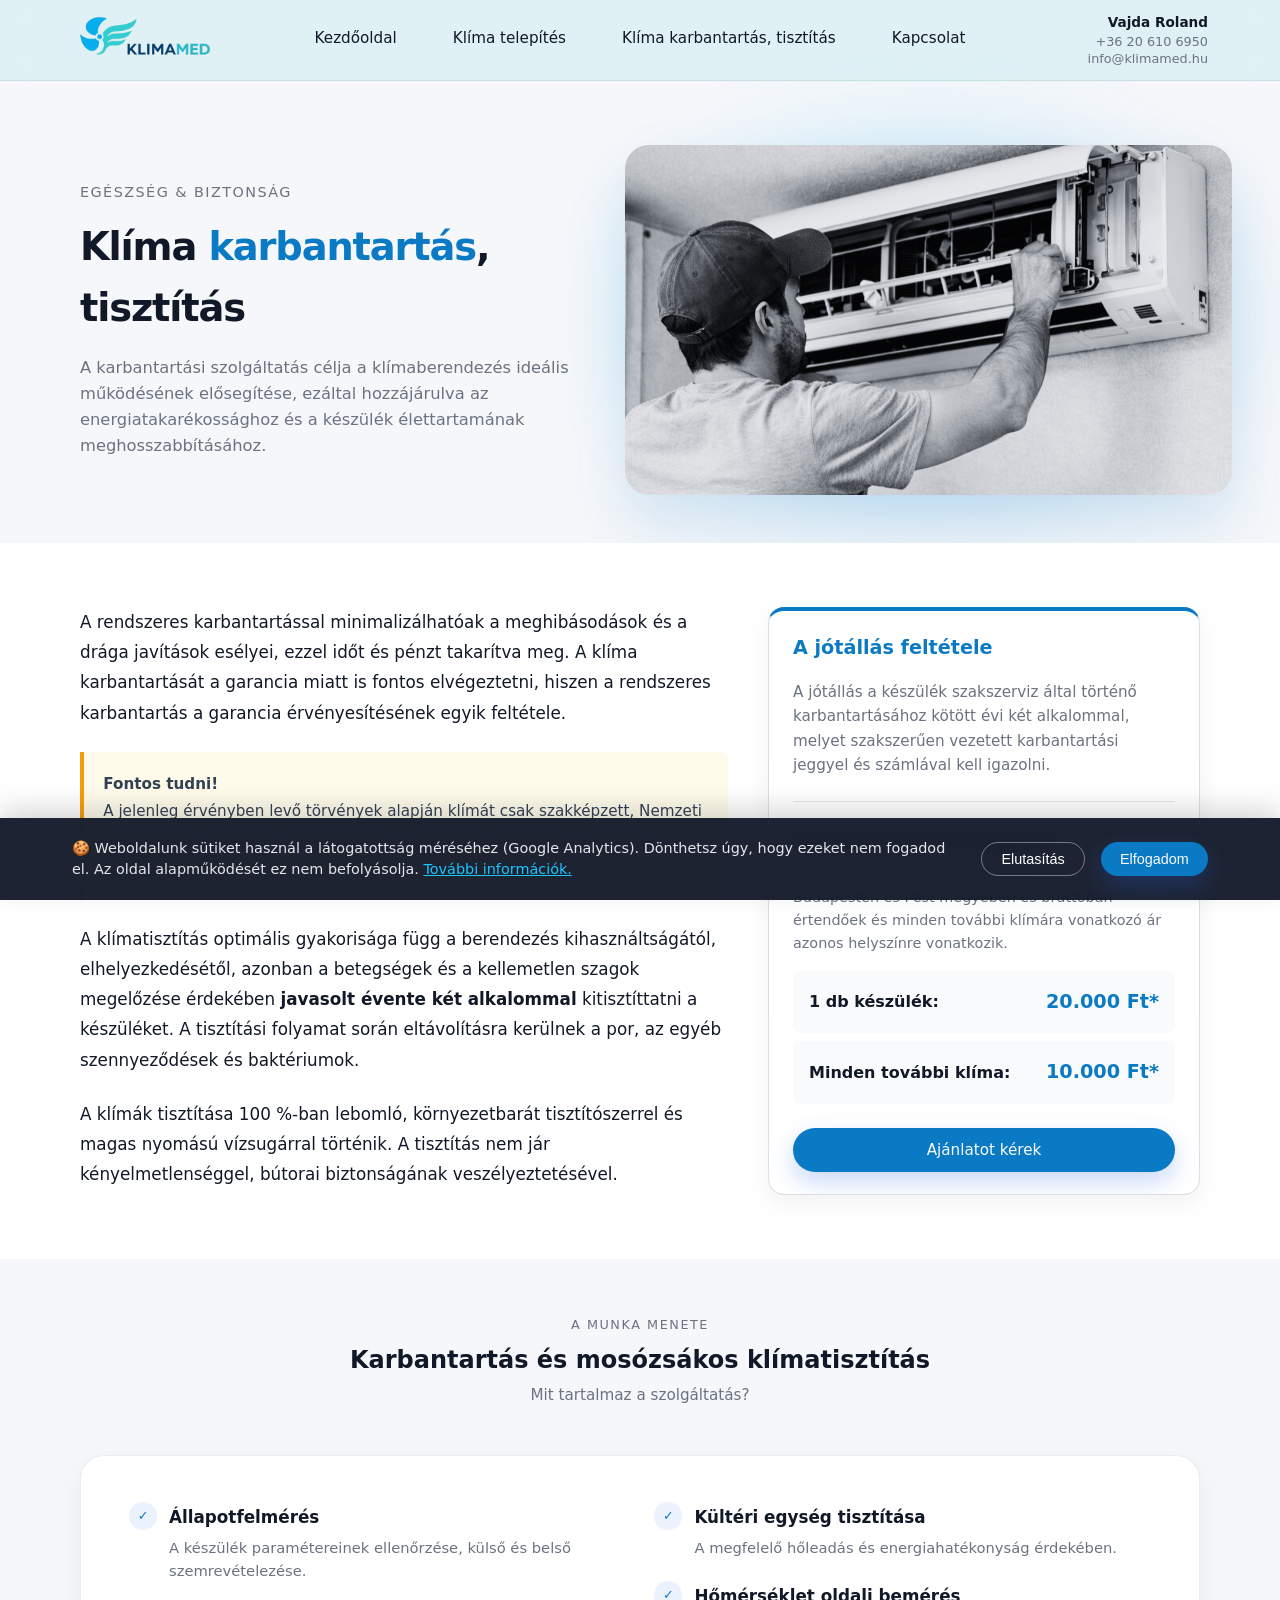
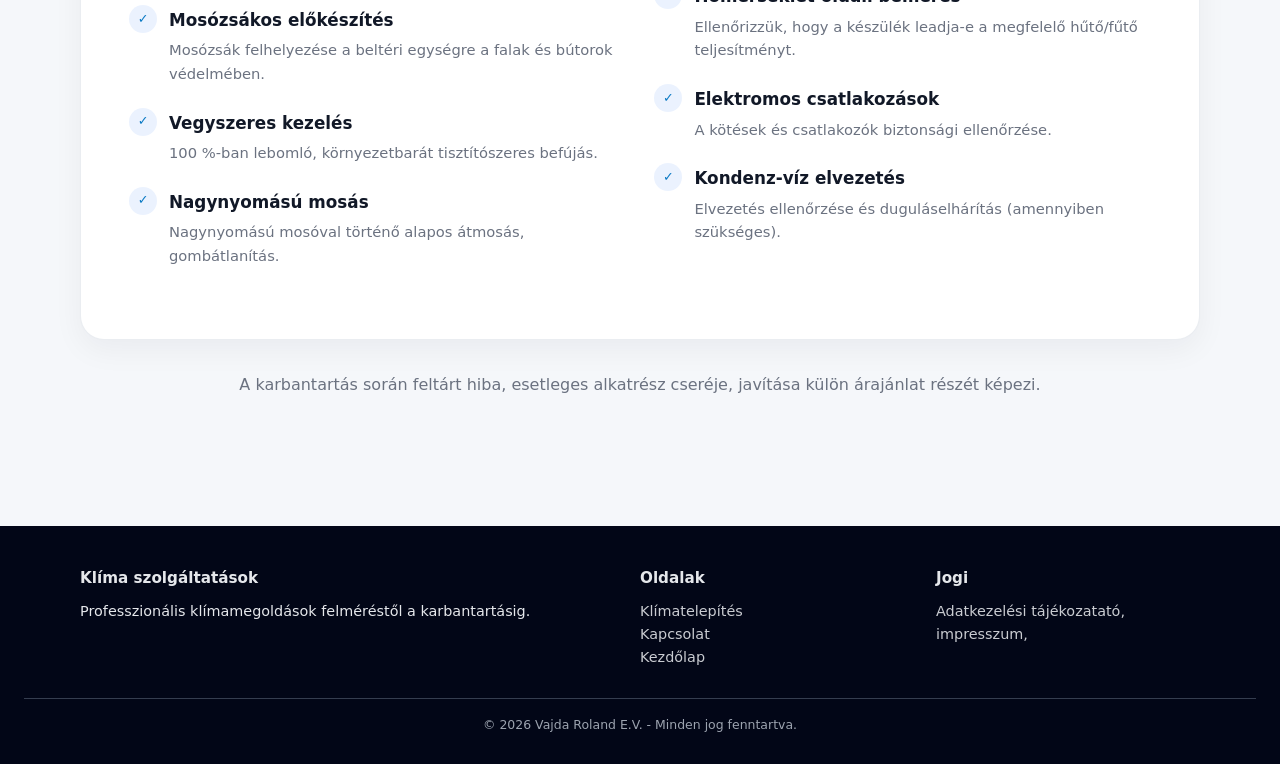
<file: klima-karbantartas-tisztitas.html>
<!DOCTYPE html>
<html lang="hu">
<head>
  <!-- GOOGLE CONSENT MODE V2 ÉS GA4 KÓD -->
  <script>
    // 1. Consent Mode: Alapértelmezett tiltás beállítása
    window.dataLayer = window.dataLayer || [];
    function gtag(){dataLayer.push(arguments);}
    
    gtag('consent', 'default', {
      'analytics_storage': 'denied',
      'ad_storage': 'denied',
      'ad_user_data': 'denied',
      'ad_personalization': 'denied'
    });
  </script>


  <script async src="https://www.googletagmanager.com/gtag/js?id=G-02G2FGKQ1T"></script>
  <script>
    window.dataLayer = window.dataLayer || [];
    function gtag(){dataLayer.push(arguments);}
    gtag('js', new Date());

    gtag('config', 'G-02G2FGKQ1T');
  </script>
  <meta charset="utf-8" />
  <meta name="viewport" content="width=device-width, initial-scale=1" />
  
  <title>Mosózsákos klíma karbantartás és tisztítás | Klímamed</title>
  <meta name="description" content="Mélyreható, vegyszeres mosózsákos klímatisztítás gombátlanítással. Biztosítsa klímája hosszú élettartamát és az egészséges levegőt!" />
  <meta name="keywords" content="klíma karbantartás, klímatisztítás, mosózsákos klímatisztítás, klíma mosás, gombátlanítás" />
  
  <link rel="icon" type="image/png" href="photos/logonohatterpng.png" />
  
  <link rel="stylesheet" href="assets/css/style.css" />
  <script src="assets/js/main.js" defer></script>
</head>
<body>
<header class="header">
  <div class="nav-inner">
    <a class="brand" href="index.html">
      <span class="brand-logo">
        <img src="photos/logonohatterpng.png" alt="Logó">
      </span>
    </a>
    <nav class="nav-links">
      <a href="index.html">Kezdőoldal</a>
      <a href="klima-telepites.html">Klíma telepítés</a>
      <a href="klima-karbantartas-tisztitas.html">Klíma karbantartás, tisztítás</a>
      <a href="kapcsolat.html">Kapcsolat</a>
    </nav>
    <div class="header-contact" aria-label="Elérhetőségek">
      <span class="hc-name">Vajda Roland</span>
      <a class="hc-phone" href="tel:+36206106950">+36 20 610 6950</a>
      <a class="hc-mail" href="mailto:info@klimamed.hu">info@klimamed.hu</a>
    </div>
    <button class="nav-toggle" aria-label="Menü">
      <span></span><span></span><span></span>
    </button>
  </div>
</header>

<main class="main">

  <!-- Belső oldal Hero szekció -->
  <section class="section" style="padding-top: 4rem; padding-bottom: 3rem; background: var(--color-bg);">
    <div class="container hero fade-in stagger-1" style="align-items: center;">
      <div class="hero-copy">
        <div class="hero-kicker">Egészség & Biztonság</div>
        <h1 class="hero-title">Klíma <span>karbantartás</span>, tisztítás</h1>
        <p class="hero-lead">
          A karbantartási szolgáltatás célja a klímaberendezés ideális működésének elősegítése, 
          ezáltal hozzájárulva az energiatakarékossághoz és a készülék élettartamának meghosszabbításához.
        </p>
      </div>
      <aside class="hero-image-wrapper" style="flex: 0.8;">
        <!-- Ide érdemes egy tisztításos/karbantartós képet betenni, pl. a 2.png -->
        <img src="photos/5.png" alt="Klíma karbantartás" class="hero-image modern-shadow" style="max-height: 350px; border-radius: 1.5rem; animation: none;" />
      </aside>
    </div>
  </section>

  <!-- Fő szöveges rész és Előnyök -->
  <section class="section fade-in stagger-2" style="background: #ffffff; padding: 4rem 1.25rem;">
    <div class="container service-grid">
      <!-- Bal oldali szövegtömb -->
      <div style="font-size: 1.05rem; color: var(--color-text); line-height: 1.8;">
        <p style="margin-bottom: 1.5rem;">
          A rendszeres karbantartással minimalizálhatóak a meghibásodások és a drága javítások esélyei, 
          ezzel időt és pénzt takarítva meg. A klíma karbantartását a garancia miatt is fontos elvégeztetni, 
          hiszen a rendszeres karbantartás a garancia érvényesítésének egyik feltétele.
        </p>
        
        <div class="info-box" style="margin-bottom: 1.5rem; border-left-color: #f59e0b; background: #fffbeb;">
          <strong>Fontos tudni!</strong><br>
          A jelenleg érvényben levő törvények alapján klímát csak szakképzett, Nemzeti Klímavédelmi Hatósági 
          regisztrációval rendelkező szakember szerelhet és tarthat karban!
        </div>

        <p style="margin-bottom: 1.5rem;">
          A klímatisztítás optimális gyakorisága függ a berendezés kihasználtságától, elhelyezkedésétől, 
          azonban a betegségek és a kellemetlen szagok megelőzése érdekében <strong>javasolt évente két alkalommal</strong> 
          kitisztíttatni a készüléket. A tisztítási folyamat során eltávolításra kerülnek a por, az egyéb 
          szennyeződések és baktériumok.
        </p>
        <p>
          A klímák tisztítása 100 %-ban lebomló, környezetbarát tisztítószerrel és magas nyomású vízsugárral történik. 
          A tisztítás nem jár kényelmetlenséggel, bútorai biztonságának veszélyeztetésével.
        </p>
      </div>

      <!-- Jobb oldali panel (Árak és Jótállás info) -->
      <aside>
        <div class="card card-hover" style="border-top: 4px solid var(--color-primary);">
          <h3 style="color: var(--color-primary); font-size: 1.2rem; margin-bottom: 1rem;">A jótállás feltétele</h3>
          <p style="font-size: 0.95rem; margin-bottom: 1.5rem;">
            A jótállás a készülék szakszerviz által történő karbantartásához kötött évi két alkalommal, 
            melyet szakszerűen vezetett karbantartási jeggyel és számlával kell igazolni.
          </p>
          
          <hr style="border: 0; border-top: 1px solid #e5e7eb; margin: 1.5rem 0;">
          
          <h3 style="font-size: 1.1rem; margin-bottom: 0.5rem;">Klímatisztítás Csomagárak</h3>
          <p style="font-size: 0.9rem; color: var(--color-muted); margin-bottom: 1rem;">
            *Az ár tartalmazza a kiszállási költséget is Budapesten és Pest megyében és bruttóban értendőek és minden további klímára vonatkozó ár azonos helyszínre vonatkozik.
          </p>
          
          <div style="background: #f8fafc; padding: 1rem; border-radius: 0.5rem; margin-bottom: 0.5rem; display: flex; justify-content: space-between; align-items: center;">
            <strong>1 db készülék:</strong>
            <span style="color: var(--color-primary); font-weight: bold; font-size: 1.2rem;">20.000 Ft*</span>
          </div>
          
          <div style="background: #f8fafc; padding: 1rem; border-radius: 0.5rem; margin-bottom: 1.5rem; display: flex; justify-content: space-between; align-items: center;">
            <strong>Minden további klíma:</strong>
            <span style="color: var(--color-primary); font-weight: bold; font-size: 1.2rem;">10.000 Ft*</span>
          </div>

          <a class="btn btn-primary" href="kapcsolat.html" style="width: 100%; justify-content: center;">Ajánlatot kérek</a>
        </div>
      </aside>
    </div>
  </section>

  <!-- Mit tartalmaz a karbantartás blokk -->
  <section class="section fade-in stagger-3" style="padding-bottom: 5rem;">
    <div class="container">
      <div class="section-heading" style="text-align: center; max-width: 600px; margin: 0 auto 3rem auto;">
        <div class="section-kicker">A munka menete</div>
        <h2 class="section-title">Karbantartás és mosózsákos klímatisztítás</h2>
        <p class="section-subtitle" style="margin: 0 auto;">Mit tartalmaz a szolgáltatás?</p>
      </div>

      <!-- Kétoszlopos lista -->
      <div class="grid grid-2" style="background: white; padding: 3rem; border-radius: 1.5rem; box-shadow: 0 10px 30px rgba(15,23,42,0.05); border: 1px solid rgba(148,163,184,0.2);">
        
        <ul class="process-list">
          <li>
            <h3>Állapotfelmérés</h3>
            <p>A készülék paramétereinek ellenőrzése, külső és belső szemrevételezése.</p>
          </li>
          <li>
            <h3>Mosózsákos előkészítés</h3>
            <p>Mosózsák felhelyezése a beltéri egységre a falak és bútorok védelmében.</p>
          </li>
          <li>
            <h3>Vegyszeres kezelés</h3>
            <p>100 %-ban lebomló, környezetbarát tisztítószeres befújás.</p>
          </li>
          <li>
            <h3>Nagynyomású mosás</h3>
            <p>Nagynyomású mosóval történő alapos átmosás, gombátlanítás.</p>
          </li>
        </ul>

        <ul class="process-list">
          <li>
            <h3>Kültéri egység tisztítása</h3>
            <p>A megfelelő hőleadás és energiahatékonyság érdekében.</p>
          </li>
          <li>
            <h3>Hőmérséklet oldali bemérés</h3>
            <p>Ellenőrizzük, hogy a készülék leadja-e a megfelelő hűtő/fűtő teljesítményt.</p>
          </li>
          <li>
            <h3>Elektromos csatlakozások</h3>
            <p>A kötések és csatlakozók biztonsági ellenőrzése.</p>
          </li>
          <li>
            <h3>Kondenz-víz elvezetés</h3>
            <p>Elvezetés ellenőrzése és duguláselhárítás (amennyiben szükséges).</p>
          </li>
        </ul>
      </div>

      <p style="text-align: center; margin-top: 2rem; color: var(--color-muted); font-size: 1rem;">
        A karbantartás során feltárt hiba, esetleges alkatrész cseréje, javítása külön árajánlat részét képezi.
      </p>
    </div>
  </section>

</main>


<footer class="footer">
  <div class="footer-inner">
    <div>
      <h4>Klíma szolgáltatások</h4>
      <p>Professzionális klímamegoldások felméréstől a karbantartásig.</p>
    </div>
    <div>
      <h4>Oldalak</h4>
      <ul><li><a href="klima-telepites.html">Klímatelepítés</a></li>
        <li><a href="kapcsolat.html">Kapcsolat</a></li>
        <li><a href="index.html">Kezdőlap</a></li>
      </ul>
    </div>
    <div>
      <h4>Jogi</h4>
      <ul><li><a href="adatkezelesi-tajekozatato-impresszum.html" rel="noopener noreferrer">Adatkezelési tájékozatató, impresszum,</a></li></ul>
    </div>
  </div>
  <div class="footer-bottom">&copy; 2026 Vajda Roland E.V. - Minden jog fenntartva.</div>
</footer>

<!-- SÜTI (COOKIE) BANNER -->
<div id="cookie-banner" class="cookie-banner">
  <div class="cookie-content">
    <p>
      🍪 Weboldalunk sütiket használ a látogatottság méréséhez (Google Analytics). 
      Dönthetsz úgy, hogy ezeket nem fogadod el. Az oldal alapműködését ez nem befolyásolja.
      <a href="adatkezelesi-tajekozatato-impresszum.html">További információk.</a>
    </p>
    <div class="cookie-actions">
      <!-- "Csak az elengedhetetlenek" gomb (Gyakorlatilag az elutasítás) -->
      <button id="reject-cookies" class="btn btn-ghost btn-sm" style="color: white; border-color: rgba(255,255,255,0.4);">Elutasítás</button>
      <button id="accept-cookies" class="btn btn-primary btn-sm">Elfogadom</button>
    </div>
  </div>
</div>



</body>
</html>
</file>
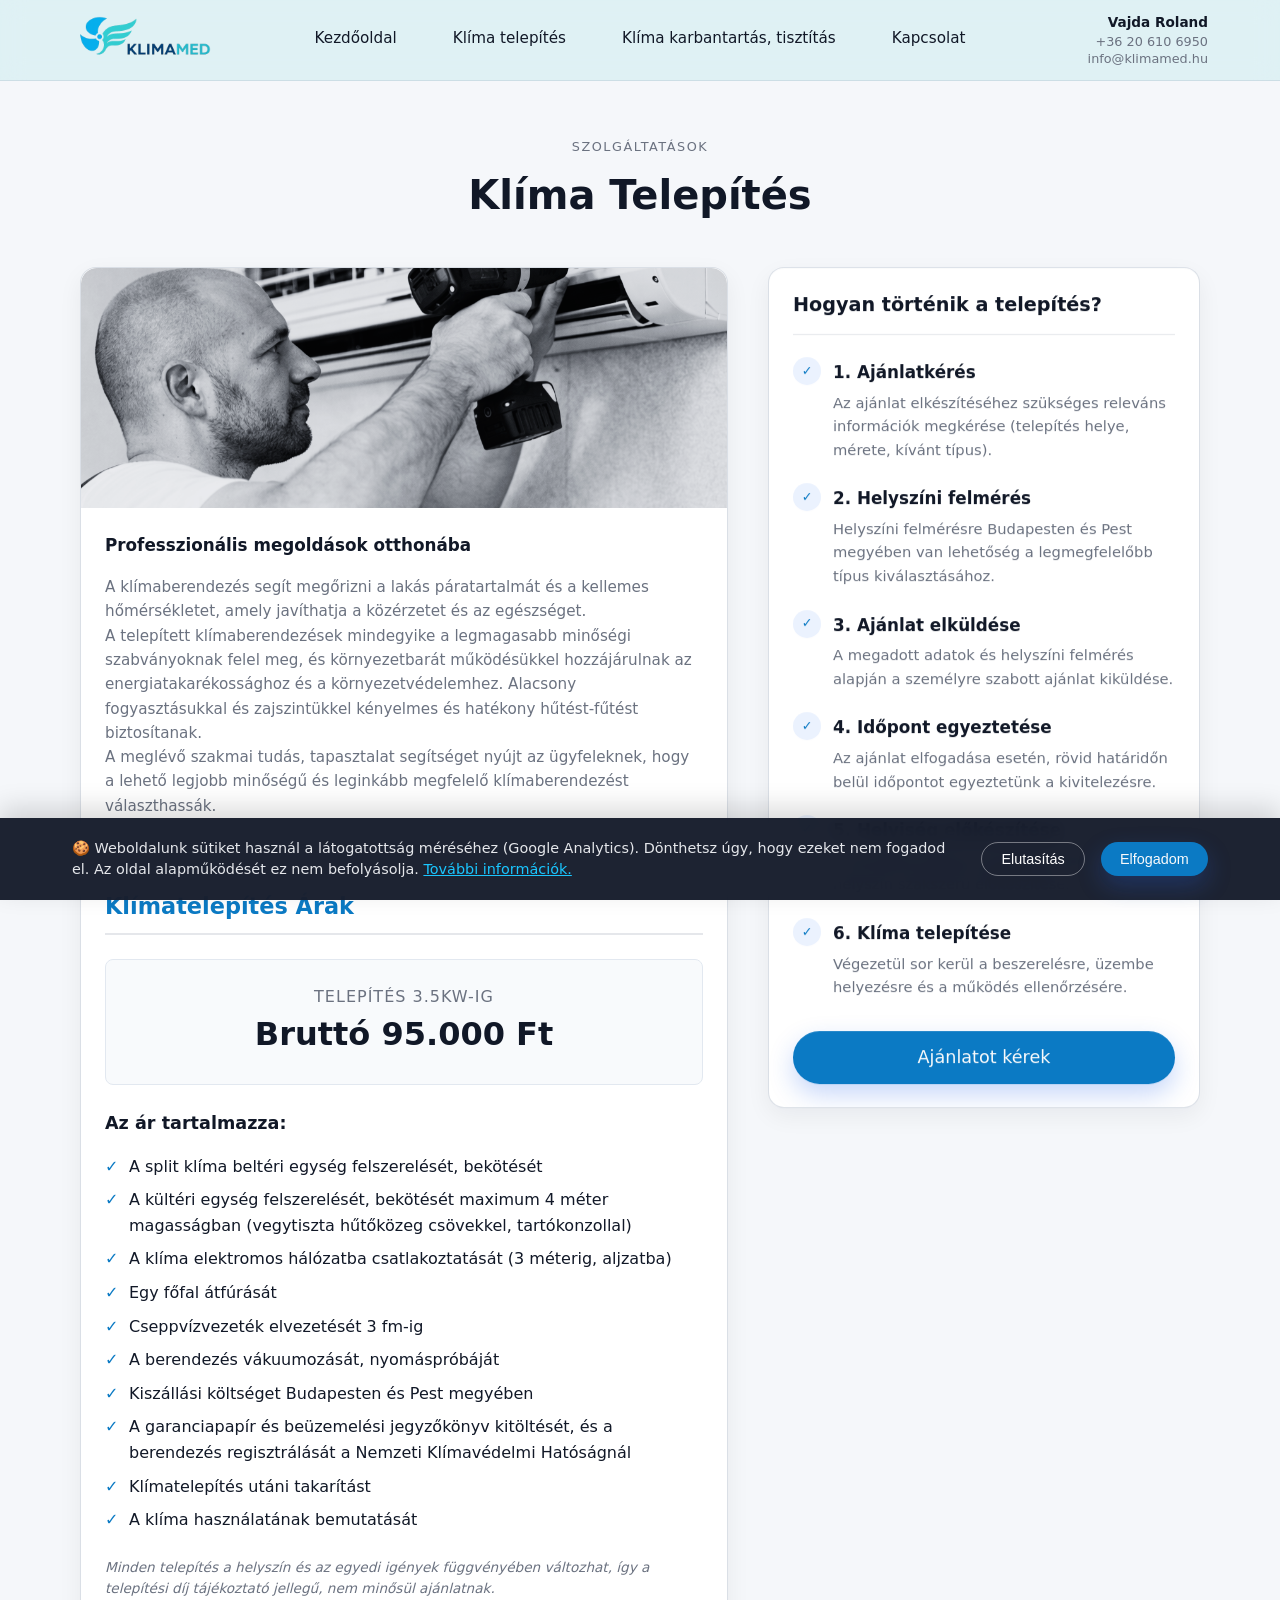
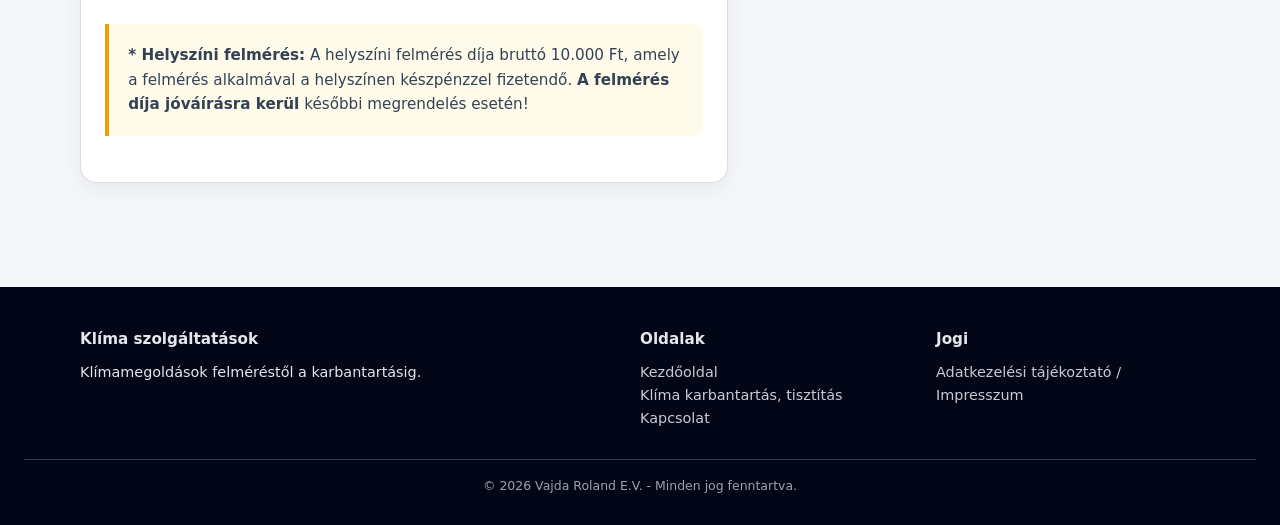
<file: klima-telepites.html>
<!DOCTYPE html>
<html lang="hu">
<head>
  <!-- GOOGLE CONSENT MODE V2 ÉS GA4 KÓD -->
  <script>
    // 1. Consent Mode: Alapértelmezett tiltás beállítása
    window.dataLayer = window.dataLayer || [];
    function gtag(){dataLayer.push(arguments);}
    
    gtag('consent', 'default', {
      'analytics_storage': 'denied',
      'ad_storage': 'denied',
      'ad_user_data': 'denied',
      'ad_personalization': 'denied'
    });
  </script>

  
  <script async src="https://www.googletagmanager.com/gtag/js?id=G-02G2FGKQ1T"></script>
  <script>
    window.dataLayer = window.dataLayer || [];
    function gtag(){dataLayer.push(arguments);}
    gtag('js', new Date());

    gtag('config', 'G-02G2FGKQ1T');
  </script>
  <meta charset="utf-8" />
  <meta name="viewport" content="width=device-width, initial-scale=1" />
  
  <title>Klíma telepítés és beüzemelés | Klímamed</title>
  <meta name="description" content="Új klímaberendezés telepítése szakszerűen, garanciával. Ingyenes felmérés, precíz kivitelezés és környezetbarát technológia." />
  <meta name="keywords" content="klíma telepítés, klíma beszerelés, új klíma, légkondi felszerelés" />
  
  <link rel="icon" type="image/png" href="photos/logonohatterpng.png" />
  
  <link rel="stylesheet" href="assets/css/style.css" />
  <script src="assets/js/main.js" defer></script>
</head>
<body>
<header class="header">
  <div class="nav-inner">
    <a class="brand" href="index.html">
      <span class="brand-logo">
        <img src="photos/logonohatterpng.png" alt="Logó">
      </span>
    </a>
    <nav class="nav-links">
      <a href="index.html">Kezdőoldal</a>
      <a href="klima-telepites.html">Klíma telepítés</a>
      <a href="klima-karbantartas-tisztitas.html">Klíma karbantartás, tisztítás</a>
      <a href="kapcsolat.html">Kapcsolat</a>
    </nav>
    <div class="header-contact" aria-label="Elérhetőségek">
      <span class="hc-name">Vajda Roland</span>
      <a class="hc-phone" href="tel:+36206106950">+36 20 610 6950</a>
      <a class="hc-mail" href="mailto:info@klimamed.hu">info@klimamed.hu</a>
    </div>
    <button class="nav-toggle" aria-label="Menü">
      <span></span><span></span><span></span>
    </button>
  </div>
</header>
<main class="main">
  <!-- Fejléc rész -->
  <section class="section" style="padding-bottom: 1.5rem;">
    <div class="container fade-in text-center" style="text-align: center; max-width: 800px; margin: 0 auto;">
      <div class="section-kicker">Szolgáltatások</div>
      <h1 class="section-title" style="font-size: 2.5rem; margin-bottom: 1rem;">Klíma Telepítés</h1>
    </div>
  </section>

  <!-- Fő grid elrendezés -->
  <section class="section" style="padding-top: 0;">
    <div class="container service-grid">
      
      <!-- BAL HASÁB: Bevezető + Árak -->
      <div class="service-content">
        
        <!-- 1. Kártya: Bevezető szöveg -->
        <article class="card card-hover fade-in stagger-1" style="margin-bottom: 1.5rem;">
          <img src="photos/2.png" alt="Klíma felszerelése" class="card-image" loading="lazy">
          <h2 style="margin-bottom: 1rem;">Professzionális megoldások otthonába</h2>
          
          <p>A klímaberendezés segít megőrizni a lakás páratartalmát és a kellemes hőmérsékletet, amely javíthatja a közérzetet és az egészséget.</p>
          <p>A telepített klímaberendezések mindegyike a legmagasabb minőségi szabványoknak felel meg, és környezetbarát működésükkel hozzájárulnak az energiatakarékossághoz és a környezetvédelemhez. Alacsony fogyasztásukkal és zajszintükkel kényelmes és hatékony hűtést-fűtést biztosítanak.</p>
          <p>A meglévő szakmai tudás, tapasztalat segítséget nyújt az ügyfeleknek, hogy a lehető legjobb minőségű és leginkább megfelelő klímaberendezést választhassák.</p>
        </article>

        <!-- 2. Kártya: Árak és Tartalom -->
        <article class="card card-hover fade-in stagger-2">
          <h2 style="font-size: 1.4rem; color: var(--color-primary); border-bottom: 2px solid #e5e7eb; padding-bottom: 0.5rem; margin-bottom: 1.5rem;">
            Klímatelepítés Árak
          </h2>
          
          <div style="background: #f8fafc; padding: 1.5rem; border-radius: 0.5rem; margin-bottom: 1.5rem; text-align: center; border: 1px solid #e2e8f0;">
            <span style="display: block; font-size: 1rem; color: var(--color-muted); text-transform: uppercase; letter-spacing: 1px;">Telepítés 3.5kW-ig</span>
            <span style="display: block; font-size: 2rem; font-weight: 700; color: var(--color-text);">Bruttó 95.000 Ft</span>
          </div>

          <h3 style="font-size: 1.1rem; margin-bottom: 1rem;">Az ár tartalmazza:</h3>
          <ul style="list-style-type: none; padding-left: 0;">
            <li style="margin-bottom: 0.5rem; position: relative; padding-left: 1.5rem;">
              <span style="position: absolute; left: 0; color: var(--color-primary);">✓</span> A split klíma beltéri egység felszerelését, bekötését
            </li>
            <li style="margin-bottom: 0.5rem; position: relative; padding-left: 1.5rem;">
              <span style="position: absolute; left: 0; color: var(--color-primary);">✓</span> A kültéri egység felszerelését, bekötését maximum 4 méter magasságban (vegytiszta hűtőközeg csövekkel, tartókonzollal)
            </li>
            <li style="margin-bottom: 0.5rem; position: relative; padding-left: 1.5rem;">
              <span style="position: absolute; left: 0; color: var(--color-primary);">✓</span> A klíma elektromos hálózatba csatlakoztatását (3 méterig, aljzatba)
            </li>
            <li style="margin-bottom: 0.5rem; position: relative; padding-left: 1.5rem;">
              <span style="position: absolute; left: 0; color: var(--color-primary);">✓</span> Egy főfal átfúrását
            </li>
            <li style="margin-bottom: 0.5rem; position: relative; padding-left: 1.5rem;">
              <span style="position: absolute; left: 0; color: var(--color-primary);">✓</span> Cseppvízvezeték elvezetését 3 fm-ig
            </li>
            <li style="margin-bottom: 0.5rem; position: relative; padding-left: 1.5rem;">
              <span style="position: absolute; left: 0; color: var(--color-primary);">✓</span> A berendezés vákuumozását, nyomáspróbáját
            </li>
            <li style="margin-bottom: 0.5rem; position: relative; padding-left: 1.5rem;">
              <span style="position: absolute; left: 0; color: var(--color-primary);">✓</span> Kiszállási költséget Budapesten és Pest megyében
            </li>
            <li style="margin-bottom: 0.5rem; position: relative; padding-left: 1.5rem;">
              <span style="position: absolute; left: 0; color: var(--color-primary);">✓</span> A garanciapapír és beüzemelési jegyzőkönyv kitöltését, és a berendezés regisztrálását a Nemzeti Klímavédelmi Hatóságnál
            </li>
            <li style="margin-bottom: 0.5rem; position: relative; padding-left: 1.5rem;">
              <span style="position: absolute; left: 0; color: var(--color-primary);">✓</span> Klímatelepítés utáni takarítást
            </li>
            <li style="position: relative; padding-left: 1.5rem;">
              <span style="position: absolute; left: 0; color: var(--color-primary);">✓</span> A klíma használatának bemutatását
            </li>
          </ul>

          <p style="font-size: 0.85rem; color: var(--color-muted); margin-top: 1.5rem; font-style: italic;">
            Minden telepítés a helyszín és az egyedi igények függvényében változhat, így a telepítési díj tájékoztató jellegű, nem minősül ajánlatnak.
          </p>

          <div class="info-box" style="margin-top: 1.5rem; background: #fffbeb; border-left-color: #f59e0b;">
            <strong>* Helyszíni felmérés:</strong> A helyszíni felmérés díja bruttó 10.000 Ft, amely a felmérés alkalmával a helyszínen készpénzzel fizetendő. <strong>A felmérés díja jóváírásra kerül</strong> későbbi megrendelés esetén!
          </div>

        </article>
      </div>


      <aside class="fade-in stagger-3" id="smart-sticky-container">
        
        <div class="card card-hover" id="smart-sticky-card">
          <h2 style="margin-bottom: 1.5rem; font-size: 1.2rem; border-bottom: 1px solid #e5e7eb; padding-bottom: 0.8rem;">
            Hogyan történik a telepítés?
          </h2>

          <ul class="process-list">
             <!-- ... a lista tartalma marad ugyanaz ... -->

            <li>
              <h3>1. Ajánlatkérés</h3>
              <p>Az ajánlat elkészítéséhez szükséges releváns információk megkérése (telepítés helye, mérete, kívánt típus).</p>
            </li>
            <li>
              <h3>2. Helyszíni felmérés</h3>
              <p>Helyszíni felmérésre Budapesten és Pest megyében van lehetőség a legmegfelelőbb típus kiválasztásához.</p>
            </li>
            <li>
              <h3>3. Ajánlat elküldése</h3>
              <p>A megadott adatok és helyszíni felmérés alapján a személyre szabott ajánlat kiküldése.</p>
            </li>
            <li>
              <h3>4. Időpont egyeztetése</h3>
              <p>Az ajánlat elfogadása esetén, rövid határidőn belül időpontot egyeztetünk a kivitelezésre.</p>
            </li>
            <li>
              <h3>5. Helyiség előkészítése</h3>
              <p>A klímaberendezés telepítése előtt fontos a helyszín szakszerű előkészítése.</p>
            </li>
            <li>
              <h3>6. Klíma telepítése</h3>
              <p>Végezetül sor kerül a beszerelésre, üzembe helyezésre és a működés ellenőrzésére.</p>
            </li>
          </ul>

          <div style="margin-top: 2rem; text-align: center;">
            <a class="btn btn-primary" href="kapcsolat.html" style="width: 100%; justify-content: center; padding: 0.8rem; font-size: 1.1rem;">
              Ajánlatot kérek
            </a>
          </div>
        </div>
      </aside>

    </div>
  </section>
</main>



<footer class="footer">
  <div class="footer-inner">
    <div>
      <h4>Klíma szolgáltatások</h4>
      <p>Klímamegoldások felméréstől a karbantartásig.</p>
    </div>
    <div>
      <h4>Oldalak</h4>
      <ul>
        <li><a href="index.html">Kezdőoldal</a></li>
        <li><a href="klima-karbantartas-tisztitas.html">Klíma karbantartás, tisztítás</a></li>
        <li><a href="kapcsolat.html">Kapcsolat</a></li>
      </ul>
    </div>
    <div>
      <h4>Jogi</h4>
      <ul>
        <li><a href="adatkezelesi-tajekozatato-impresszum.html">Adatkezelési tájékoztató / Impresszum</a></li>
      </ul>
    </div>
  </div>
  <div class="footer-bottom">&copy; 2026 Vajda Roland E.V. - Minden jog fenntartva.</div>
</footer>

<!-- SÜTI (COOKIE) BANNER -->
<div id="cookie-banner" class="cookie-banner">
  <div class="cookie-content">
    <p>
      🍪 Weboldalunk sütiket használ a látogatottság méréséhez (Google Analytics). 
      Dönthetsz úgy, hogy ezeket nem fogadod el. Az oldal alapműködését ez nem befolyásolja.
      <a href="adatkezelesi-tajekozatato-impresszum.html">További információk.</a>
    </p>
    <div class="cookie-actions">
      <!-- "Csak az elengedhetetlenek" gomb (Gyakorlatilag az elutasítás) -->
      <button id="reject-cookies" class="btn btn-ghost btn-sm" style="color: white; border-color: rgba(255,255,255,0.4);">Elutasítás</button>
      <button id="accept-cookies" class="btn btn-primary btn-sm">Elfogadom</button>
    </div>
  </div>
</div>



</body>
</html>
</file>
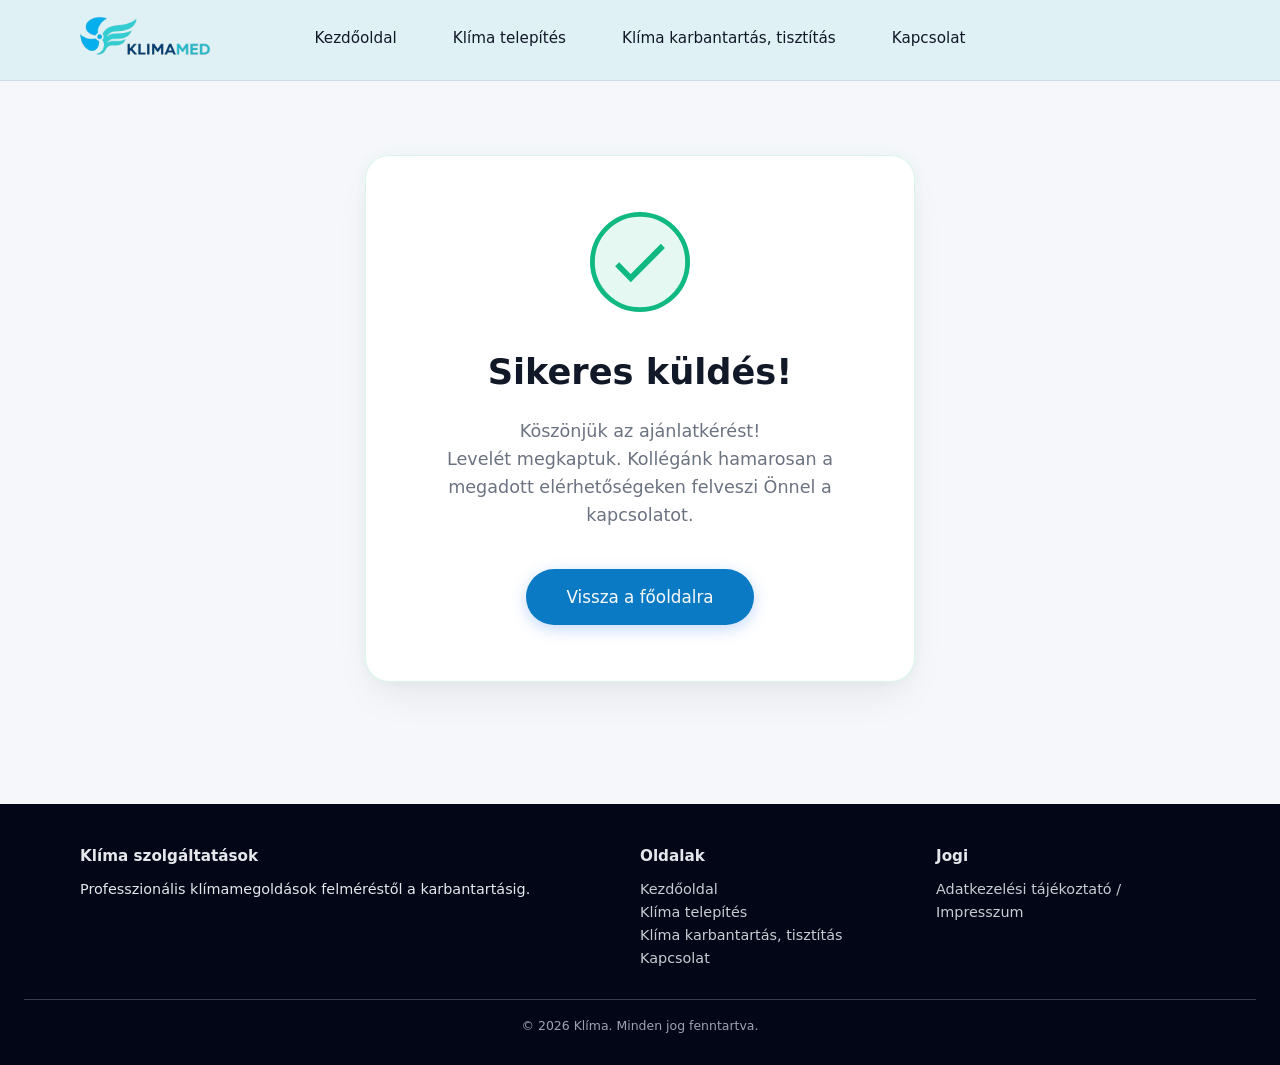
<file: sikeres-kuldes.html>
<!DOCTYPE html>
<html lang="hu">
<head>
  <meta charset="utf-8" />
  <meta name="viewport" content="width=device-width, initial-scale=1" />
  <title>Klíma | Sikeres üzenetküldés</title>
  <link rel="stylesheet" href="assets/css/style.css" />
  <script src="assets/js/main.js" defer></script>
  
  <style>
   
    
    .success-wrapper {
      position: relative;
      display: flex;
      align-items: center;
      justify-content: center;
      min-height: 75vh;
      overflow: hidden;
    }

    
    .success-wrapper::before {
      content: '';
      position: absolute;
      width: 400px;
      height: 400px;
      background: radial-gradient(circle, rgba(16, 185, 129, 0.15) 0%, rgba(255,255,255,0) 70%);
      top: 50%;
      left: 50%;
      transform: translate(-50%, -50%);
      z-index: -1;
      animation: pulseGlow 3s ease-in-out infinite alternate;
    }

    .success-card {
      background: #ffffff;
      border-radius: 1.5rem;
      padding: 3.5rem 2.5rem;
      text-align: center;
      box-shadow: 0 20px 40px -10px rgba(0,0,0,0.08), 0 0 15px rgba(16, 185, 129, 0.05);
      border: 1px solid rgba(16, 185, 129, 0.15);
      max-width: 550px;
      width: 90%;
      transform: translateY(20px);
      opacity: 0;
      animation: slideUpFade 0.6s 0.2s cubic-bezier(0.16, 1, 0.3, 1) forwards;
    }

    
    .checkmark-container {
      width: 100px;
      height: 100px;
      margin: 0 auto 2rem auto;
      border-radius: 50%;
      display: block;
      stroke-width: 3;
      stroke: #10b981; 
      stroke-miterlimit: 10;
      box-shadow: inset 0px 0px 0px #10b981;
      animation: fill 0.4s ease-in-out .4s forwards, scale 0.3s ease-in-out .9s both;
    }

    .checkmark-circle {
      stroke-dasharray: 166;
      stroke-dashoffset: 166;
      stroke-width: 3;
      stroke-miterlimit: 10;
      stroke: #10b981;
      fill: none;
      animation: stroke 0.6s cubic-bezier(0.65, 0, 0.45, 1) forwards;
    }

    .checkmark-check {
      transform-origin: 50% 50%;
      stroke-dasharray: 48;
      stroke-dashoffset: 48;
      animation: stroke 0.3s cubic-bezier(0.65, 0, 0.45, 1) 0.8s forwards;
    }

    
    .success-title {
      font-size: 2.2rem;
      color: #111827;
      margin-bottom: 1rem;
      opacity: 0;
      transform: translateY(10px);
      animation: slideUpFade 0.5s 1s forwards;
    }

    .success-text {
      font-size: 1.1rem;
      color: #6b7280;
      line-height: 1.6;
      margin-bottom: 2.5rem;
      opacity: 0;
      transform: translateY(10px);
      animation: slideUpFade 0.5s 1.2s forwards;
    }

    .btn-wrapper {
      opacity: 0;
      transform: translateY(10px);
      animation: slideUpFade 0.5s 1.4s forwards;
    }

    
    @keyframes stroke {
      100% { stroke-dashoffset: 0; }
    }
    @keyframes scale {
      0%, 100% { transform: none; }
      50% { transform: scale3d(1.1, 1.1, 1); }
    }
    @keyframes fill {
      100% { box-shadow: inset 0px 0px 0px 50px rgba(16, 185, 129, 0.1); }
    }
    @keyframes slideUpFade {
      to { opacity: 1; transform: translateY(0); }
    }
    @keyframes pulseGlow {
      from { transform: translate(-50%, -50%) scale(1); opacity: 0.5; }
      to { transform: translate(-50%, -50%) scale(1.2); opacity: 0.8; }
    }
  </style>
</head>
<body>
  
  <header class="header">
    <div class="nav-inner">
      <a class="brand" href="index.html">
        <span class="brand-logo">
          <img src="photos/logonohatterpng.png" alt="Logó">
        </span>
      </a>
      <nav class="nav-links">
        <a href="index.html">Kezdőoldal</a>
        <a href="klima-telepites.html">Klíma telepítés</a>
        <a href="klima-karbantartas-tisztitas.html">Klíma karbantartás, tisztítás</a>
        <a href="kapcsolat.html">Kapcsolat</a>
      </nav>
      <button class="nav-toggle" aria-label="Menü">
        <span></span><span></span><span></span>
      </button>
    </div>
  </header>

  
  <main class="main success-wrapper">
    <div class="success-card">
      
      
      <svg class="checkmark-container" xmlns="http://www.w3.org/2000/svg" viewBox="0 0 52 52">
        <circle class="checkmark-circle" cx="26" cy="26" r="25" fill="none"/>
        <path class="checkmark-check" fill="none" d="M14.1 27.2l7.1 7.2 16.7-16.8"/>
      </svg>
      
      <h1 class="success-title">Sikeres küldés!</h1>
      
      <p class="success-text">
        Köszönjük az ajánlatkérést!<br>
        Levelét megkaptuk. 
        Kollégánk hamarosan a megadott elérhetőségeken felveszi Önnel a kapcsolatot.
      </p>
      
      <div class="btn-wrapper">
        <a class="btn btn-primary" href="index.html" style="padding: 0.9rem 2.5rem; font-size: 1.05rem; box-shadow: 0 4px 15px rgba(59, 130, 246, 0.3);">
          Vissza a főoldalra
        </a>
      </div>

    </div>
  </main>

  
  <footer class="footer">
    <div class="footer-inner">
      <div>
        <h4>Klíma szolgáltatások</h4>
        <p>Professzionális klímamegoldások felméréstől a karbantartásig.</p>
      </div>
      <div>
        <h4>Oldalak</h4>
        <ul>
          <li><a href="index.html">Kezdőoldal</a></li>
          <li><a href="klima-telepites.html">Klíma telepítés</a></li>
          <li><a href="klima-karbantartas-tisztitas.html">Klíma karbantartás, tisztítás</a></li>
          <li><a href="kapcsolat.html">Kapcsolat</a></li>
        </ul>
      </div>
      <div>
        <h4>Jogi</h4>
        <ul>
          <li><a href="adatkezelesi-tajekozatato-impresszum.html">Adatkezelési tájékoztató / Impresszum</a></li>
        </ul>
      </div>
    </div>
    <div class="footer-bottom">&copy; 2026 Klíma. Minden jog fenntartva.</div>
  </footer>
</body>
</html>
</file>
<file: assets/css/style.css>
:root {
  --color-primary: #0b7ac4;
  --color-accent: #1ac6ff;
  --color-bg: #f5f7fa;
  --color-text: #111827;
  --color-muted: #6b7280;
  --color-surface: #ffffff;
  --header-h: 80px; /* Hozzáadva a fix fejléc magasság */
}

* { box-sizing: border-box; margin: 0; padding: 0; }
html { scroll-behavior: smooth; }
body { font-family: system-ui, -apple-system, BlinkMacSystemFont, 'Segoe UI', sans-serif; background: var(--color-bg); color: var(--color-text); line-height: 1.6; }
img { max-width: 100%; display: block; }
a { color: inherit; text-decoration: none; }
ul { list-style: none; }

/* --- FEJLÉC (HEADER) --- */
.header { 
  position: sticky; 
  top: 0; 
  z-index: 100; /* Növelt z-index, hogy biztosan legfelül legyen */
  background: #c8eaef7f;  
  backdrop-filter: blur(12px); 
  -webkit-backdrop-filter: blur(12px); 
  border-bottom: 1px solid rgba(148,163,184,0.25); 
  display: block; 
}

.nav-inner {
  position: relative; 
  width: 100%;
  max-width: 1200px; 
  margin: 0 auto;
  padding: 0 2rem;
  display: flex;
  align-items: center;
  justify-content: space-between; 
  height: var(--header-h); 
}

/* 1. Logó (Balra) */
.brand {
  display: flex;
  align-items: center;
  gap: 0.6rem; 
  font-weight: 600; 
  font-size: 1.05rem;
  z-index: 110; 
}

.brand-logo {
  /* Engedjük nagyobbra nőni asztali nézetben scale nélkül! */
  height: 180px; 
  display: flex;
  align-items: center;
  justify-content: center;
  /* Fontos: eltoljuk egy picit balra, ha az alap képeden túl sok az üres hely bal oldalon */
  margin-left: -20px; 
}

.brand-logo img {
  height: 100%;
  width: auto;
  /* Engedjük szélesebbre a képet */
  max-width: 350px; 
  object-fit: contain;
}


.brand span { color: var(--color-primary); }

/* 2. Menüpontok (Középen asztali gépen) */
.nav-links {
  position: absolute;
  left: 50%;
  transform: translateX(-50%); 
  display: flex;
  flex-direction: row; 
  flex-wrap: nowrap;   
  align-items: center;
  justify-content: center;
  width: max-content;  
  gap: 1.5rem;
}

.nav-links a {
  display: inline-block; 
  position: relative;
  color: #111827;
  font-size: 0.95rem;
  font-weight: 500;
  margin: 0 1rem; 
  padding-bottom: 4px;
  white-space: nowrap; 
  -webkit-tap-highlight-color: transparent;
}

.nav-links a::after { 
  content: ''; 
  position: absolute; 
  left: 0; 
  bottom: 0; 
  width: 0; 
  height: 2px; 
  background: var(--color-primary); 
  transition: width 0.2s ease-out; 
}

.nav-links a:hover::after, .nav-links a.is-active::after { width: 100%; }

/* 3. Fejléc Elérhetőségek (Jobbra) */
.header-contact {
  display: flex;
  flex-direction: column; 
  align-items: flex-end;  
  justify-content: center;
  gap: 2px;               
  font-size: 0.8rem;      
  line-height: 1.2;       
  z-index: 110;
  white-space: nowrap;
}

.hc-name {
  font-weight: 600;
  color: #111827;
  font-size: 0.85rem;
  margin-bottom: 2px;
}

.hc-phone, .hc-mail {
  color: #6b7280;
  text-decoration: none;
  transition: color 0.2s;
}

.hc-phone:hover, .hc-mail:hover {
  color: var(--color-primary); 
}

/* 4. Mobil menü (Hamburger) gomb */
.nav-toggle { 
  display: none; 
  border: none; 
  background: none; 
  cursor: pointer; 
  padding: 0.25rem; 
  z-index: 120; 
  margin-left: auto;
  -webkit-tap-highlight-color: transparent;
}
.nav-toggle span { 
  width: 22px; 
  height: 2px; 
  background: #111827; 
  display: block; 
  margin: 4px 0; 
  transition: 0.2s; 
}

/* --- RESZPONZÍV NÉZETEK FEJLÉC --- */

/* Kisebb asztali gépek (pl. laptop) */
@media (max-width: 1200px) {
  .nav-links a {
    margin: 0 0.75rem;
  }
}

/* Tabletek (Elérhetőség elrejtése, menü ne csússzon rá) */
@media (max-width: 950px) {
  .header-contact {
    display: none;
  }
  .nav-links {
    position: static;
    transform: none;
    margin-left: auto;
    margin-right: 2rem;
  }
}

/* MOBIL NÉZET (Hamburger, logó középen, menü lenyílik) */
@media (max-width: 768px) {
  .brand {
    position: absolute;
    left: 50%;
    transform: translateX(-50%);
  }
  
  /* MOBILON VISSZAVESSZÜK A MÉRETÉT, HOGY NE CSÚSSZON EL */
  .brand-logo {
    height: 140px; 
    margin-left: 0; 
  }
  
  .brand-logo img {
    max-width: 220px; /* Mobilon a max szélességet is korlátozzuk */
  }
  
  /* ... a többi marad változatlan (nav-toggle, nav-links stb.) ... */

  
  .nav-toggle { 
    display: block; 
    position: absolute;
    right: 1.25rem; 
    top: 50%;
    transform: translateY(-50%);
  }
  
    .nav-links { 
    position: absolute; 
    top: 100%; 
    left: 0;
    right: 0;
    background: #c8eaef;   
    flex-direction: column; 
    /* A padding lecsökkentve: felső, jobb/bal, alsó */
    padding: 1rem 1.5rem 1.25rem; 
    transform: translateY(-1px); 
    opacity: 0; 
    pointer-events: none; 
    transition: 0.4s ease-out; 
    border-top: 1px solid rgba(148,163,184,0.25);
    border-bottom: 1px solid rgba(148,163,184,0.25);
    margin: 0;
    width: 100%;
    box-shadow: 0 10px 25px rgba(0,0,0,0.1); 
    z-index: 90; 
  }
  
  .nav-links.is-open { 
    transform: translateY(0); 
    opacity: 1; 
    pointer-events: auto; 
  }
  
  .nav-links a { 
    /* Kisebb térköz a menüpontok között */
    margin: 0.5rem 0; 
    font-size: 1.15rem; 
    width: 100%;
    text-align: center; 
    padding: 0.4rem 0;
  }
}

/* --- AZ OLDAL TÖBBI RÉSZE (A meglévő, jól működő kódod) --- */

.main { min-height: calc(100vh - 120px); }
.section { padding: 3.5rem 1.25rem; }
.container { max-width: 1120px; margin: 0 auto; }
.hero { display:flex; align-items:center; justify-content:space-between; gap:2.5rem; }
.hero-copy { flex:1; }
.hero-kicker { font-size:0.9rem; text-transform:uppercase; letter-spacing:0.1em; color:var(--color-muted); margin-bottom:0.75rem; }
.hero-title { font-size: clamp(2rem, 3vw, 2.6rem); font-weight:650; letter-spacing:-0.03em; margin-bottom:1rem; }
.hero-title span { color: var(--color-primary); }
.hero-lead { font-size:1.02rem; color:var(--color-muted); max-width:34rem; }
.hero-actions { margin-top:1.75rem; display:flex; flex-wrap:wrap; gap:0.9rem; align-items:center; }
.hero aside { flex:1; display:flex; justify-content:flex-end; }
.hero-card { background: radial-gradient(circle at top left, rgba(59,130,246,0.18), transparent 55%), var(--color-surface); border-radius:1.25rem; padding:1.5rem 1.6rem; box-shadow:0 10px 30px rgba(15,23,42,0.08); max-width:24rem; font-size:0.9rem; }

.btn { border-radius:999px; padding:0.6rem 1.4rem; font-size:0.95rem; font-weight:500; border:none; cursor:pointer; display:inline-flex; align-items:center; gap:0.4rem; transition: background 0.18s ease-out, box-shadow 0.18s ease-out, transform 0.18s ease-out; }
.btn-primary { background: var(--color-primary); color:#f9fafb; box-shadow:0 10px 25px rgba(37,99,235,0.25); }
.btn-primary:hover { background:#1d4ed8; transform: translateY(-1px); }
.btn-ghost { background:transparent; color:#111827; border:1px solid rgba(148,163,184,0.6); }
.btn-ghost:hover { background:#f3f4f6; }

.grid { display:grid; gap:1.8rem; }
.grid-3 { grid-template-columns: repeat(3, minmax(0,1fr)); }
.grid-2 { grid-template-columns: repeat(2, minmax(0,1fr)); }
@media (max-width: 960px) { .hero { flex-direction:column; align-items:flex-start; } .hero aside { width:100%; justify-content:flex-start; } }
@media (max-width: 768px) { .grid-3 { grid-template-columns: minmax(0,1fr); } .grid-2 { grid-template-columns: minmax(0,1fr); } }

.card { background: var(--color-surface); border-radius:1rem; padding:1.4rem 1.5rem; box-shadow:0 8px 24px rgba(15,23,42,0.06); border:1px solid rgba(148,163,184,0.35); }
.card h2, .card h3 { margin-bottom:0.55rem; font-size:1.05rem; }
.card p { font-size:0.95rem; color:var(--color-muted); }
.section-heading { margin-bottom:2.2rem; }
.section-kicker { font-size:0.8rem; text-transform:uppercase; letter-spacing:0.12em; color:var(--color-muted); margin-bottom:0.35rem; }
.section-title { font-size:1.5rem; font-weight:600; margin-bottom:0.2rem; }
.section-subtitle { font-size:0.95rem; color:var(--color-muted); max-width:32rem; }

.pricing-table { width:100%; border-collapse:collapse; font-size:0.94rem; }
.pricing-table th, .pricing-table td { padding:0.6rem 0.75rem; border-bottom:1px solid #e5e7eb; text-align:left; }
.pricing-table tbody tr:hover { background:#f9fafb; }

.process-cols { display:grid; grid-template-columns: minmax(0,2.3fr) minmax(0,1.4fr); gap:2rem; align-items:flex-start; }
@media (max-width: 900px) { .process-cols { grid-template-columns: minmax(0,1fr); } }
.process-note { font-size:0.9rem; color:var(--color-muted); padding:0.9rem 1rem; border-radius:0.9rem; background:#f3f4f6; border:1px dashed rgba(148,163,184,0.8); }

.form { max-width: 520px; }
.form-row { display:grid; grid-template-columns:repeat(2,minmax(0,1fr)); gap:1rem; }
@media (max-width: 640px) { .form-row { grid-template-columns:minmax(0,1fr); } }
.form-group { margin-bottom:1rem; font-size:0.9rem; }
.form-label { display:block; margin-bottom:0.25rem; font-weight:500; }
.form-control { width:100%; border-radius:0.7rem; border:1px solid #d1d5db; padding:0.55rem 0.7rem; font-size:0.92rem; }
.form-control:focus { outline:2px solid rgba(59,130,246,0.25); border-color:var(--color-primary); }

.footer { background:#020617; color:#e5e7eb; padding:2.5rem 1.5rem 1.8rem; margin-top:3rem; }
.footer-inner { max-width:1120px; margin:0 auto; display:grid; grid-template-columns:2fr 1fr 1fr; gap:2rem; font-size:0.9rem; }
.footer h4 { font-size:0.95rem; margin-bottom:0.6rem; }
.footer a { color:#e5e7eb; opacity:0.88; }
.footer a:hover { opacity:1; text-decoration:underline; }
.footer-bottom { margin-top:1.8rem; font-size:0.78rem; color:#9ca3af; text-align:center; border-top:1px solid rgba(148,163,184,0.35); padding-top:1rem; }
@media (max-width: 800px) { .footer-inner { grid-template-columns:minmax(0,1fr) minmax(0,1fr); } }
@media (max-width: 600px) { .footer-inner { grid-template-columns:minmax(0,1fr); } }

.fade-in { opacity:0; transform: translateY(8px); transition: opacity 0.4s ease-out, transform 0.4s ease-out; }
.fade-in.is-visible { opacity:1; transform: translateY(0); }

/* --- EXTRA ANIMÁCIÓK ÉS HOVER EFFEKTEK --- */

.stagger-1 { transition-delay: 100ms; }
.stagger-2 { transition-delay: 200ms; }
.stagger-3 { transition-delay: 300ms; }
.stagger-4 { transition-delay: 400ms; }

.card-hover {
  transition: transform 0.3s ease, box-shadow 0.3s ease, border-color 0.3s ease;
  position: relative;
  overflow: hidden;
}
.card-hover:hover {
  transform: translateY(-5px);
  box-shadow: 0 12px 30px rgba(15, 23, 42, 0.12);
  border-color: rgba(59, 130, 246, 0.4);
}

.card-hover::before {
  content: '';
  position: absolute;
  left: 0;
  top: 0;
  bottom: 0;
  width: 4px;
  background: var(--color-primary);
  transform: scaleY(0);
  transition: transform 0.3s ease;
  transform-origin: bottom;
}
.card-hover:hover::before {
  transform: scaleY(1);
}

.process-list {
  list-style: none;
  padding: 0;
  margin: 0;
}
.process-list li {
  position: relative;
  padding-left: 2.5rem;
  margin-bottom: 1.5rem;
}
.process-list li::before {
  content: "✓";
  position: absolute;
  left: 0;
  top: -2px;
  width: 28px;
  height: 28px;
  background: rgba(59, 130, 246, 0.1);
  color: var(--color-primary);
  border-radius: 50%;
  display: flex;
  align-items: center;
  justify-content: center;
  font-weight: bold;
  font-size: 0.8rem;
}
.process-list h3 {
  font-size: 1.05rem;
  margin-bottom: 0.3rem;
  color: var(--color-text);
}
.process-list p {
  font-size: 0.92rem;
  color: var(--color-muted);
  margin: 0;
}

.service-grid {
  display: grid;
  grid-template-columns: 1.5fr 1fr;
  gap: 2.5rem;
  align-items: start;
}
@media (max-width: 900px) {
  .service-grid { grid-template-columns: 1fr; }
}

.info-box {
  background: #f8fafc;
  border-left: 4px solid var(--color-primary);
  padding: 1.2rem;
  border-radius: 0 0.5rem 0.5rem 0;
  margin: 1.5rem 0;
  font-size: 0.95rem;
  color: #334155;
}

.card-image {
  width: calc(100% + 3rem); 
  height: 240px;
  object-fit: cover;
  margin-top: -1.4rem;
  margin-left: -1.5rem;
  margin-right: -1.5rem;
  margin-bottom: 1.5rem; 
  border-radius: 1rem 1rem 0 0; 
  display: block;
  max-width: none; 
}

/* ====== ÚJ KÉP ÉS LÁTVÁNY ELEMEK A KEZDŐLAPHOZ ====== */

/* Modern képek árnyékkal és lekerekítéssel */
.modern-shadow {
  border-radius: 1.5rem;
  box-shadow: 0 20px 40px rgba(15, 23, 42, 0.15);
  object-fit: cover;
  width: 100%;
}

/* ====== ÚJ HERO KÉP FORMA (Kártya helyett organikus/modern) ====== */
.hero-image-wrapper {
  position: relative;
  flex: 1.2 !important;
  display: flex;
  justify-content: flex-end;
  /* Kicsit engedjük kilógni a jobbra, hogy ne legyen dobozos érzése */
  margin-right: -2rem; 
}

.hero-image {
  max-height: 550px;
  width: 100%;
  object-fit: cover;
  object-position: 50% 10%;
  /* Különleges, aszimmetrikus lekerekítés a profi megjelenésért (levél/csepp forma) */
  border-radius: 30% 70% 70% 30% / 30% 30% 70% 70%;
  box-shadow: 0 30px 60px rgba(11, 122, 196, 0.15);
  /* Finom animáció hozzáadása a formához */
  animation: morphing 12s ease-in-out infinite;
  transition: all 0.5s ease;
}

/* Lebegő, formaváltoztató animáció a légáramlás érzékeltetésére */
@keyframes morphing {
  0% {
    border-radius: 30% 70% 70% 30% / 30% 30% 70% 70%;
    transform: translateY(0) scale(1);
  }
  33% {
    border-radius: 50% 50% 30% 70% / 60% 30% 70% 40%;
    transform: translateY(-10px) scale(1.02);
  }
  66% {
    border-radius: 70% 30% 50% 50% / 30% 60% 40% 70%;
    transform: translateY(5px) scale(0.98);
  }
  100% {
    border-radius: 30% 70% 70% 30% / 30% 30% 70% 70%;
    transform: translateY(0) scale(1);
  }
}

/* Egy kis vizuális trükk: egy elmosódott színes folt a kép mögött */
.hero-image-wrapper::before {
  content: '';
  position: absolute;
  top: 50%;
  left: 50%;
  transform: translate(-50%, -50%);
  width: 90%;
  height: 90%;
  background: linear-gradient(135deg, var(--color-accent), var(--color-primary));
  filter: blur(60px);
  opacity: 0.3;
  z-index: -1;
  border-radius: 50%;
  animation: pulse 10s ease-in-out infinite alternate;
}

@keyframes pulse {
  0% { opacity: 0.2; transform: translate(-50%, -50%) scale(0.9); }
  100% { opacity: 0.4; transform: translate(-50%, -50%) scale(1.1); }
}

@media (max-width: 900px) {
  .hero-image-wrapper {
    margin-right: 0;
    margin-top: 2rem;
  }
  .hero-image {
    max-height: 400px;
    border-radius: 20% 40% 40% 20% / 20% 20% 40% 40%;
    animation: none; 
    
    /* Mobilon is feljebb toljuk a fókuszt */
    object-position: 50% 10%;
  }
  .hero-image-wrapper::before {
    display: none;
  }
}



/* Kép a gridben (Miért válassz minket) */
.feature-image-container {
  position: relative;
}

.feature-image {
  height: 100%;
  min-height: 400px;
}

/* Lebegő "badge" a kép sarkán (látványelem) */
.floating-badge {
  position: absolute;
  bottom: -20px;
  right: -20px;
  background: var(--color-primary);
  color: white;
  padding: 1.5rem;
  border-radius: 1rem;
  box-shadow: 0 10px 25px rgba(11, 122, 196, 0.4);
  text-align: center;
  font-size: 0.9rem;
  line-height: 1.3;
}
.floating-badge strong {
  font-size: 1.8rem;
  display: block;
  margin-bottom: 0.2rem;
}

/* Szolgáltatás kártyák finomhangolása */
.card-content {
  padding: 0 0.5rem; /* Egy kis plusz belső margó a szövegnek a kép alatt */
}

/* Nagy, feltűnő Call-To-Action (Kapcsolat) kártya a lap alján */
.cta-card {
  background: linear-gradient(135deg, var(--color-primary), #065b96);
  color: white;
  display: flex;
  justify-content: space-between;
  align-items: center;
  padding: 3rem 4rem;
  border: none;
  box-shadow: 0 25px 50px rgba(11, 122, 196, 0.25);
  gap: 2rem; /* Kicsit csökkentettük a gap-et, hogy több hely maradjon a gombnak */
  border-radius: 1.5rem; /* Ne felejtsük el a lekerekítést sem! */
}

/* JAVÍTÁS: A név színe és mérete */
.contact-info-large .name {
  font-size: 1.5rem;
  font-weight: 700;
  margin-bottom: 0.8rem;
  color: #ffffff; /* Teljesen fehér lett */
  text-transform: uppercase; /* Opcionális: nagybetűs a profibb kinézetért */
  letter-spacing: 1px;
}

.contact-info-large .phone a, .contact-info-large .mail a {
  font-size: 1.1rem;
  color: rgba(255,255,255,0.85); /* Halványabb fehér, hogy a név domináljon */
  display: inline-block;
  margin-bottom: 0.4rem;
  transition: color 0.2s;
  text-decoration: none;
}

.contact-info-large a:hover {
  color: #ffffff; /* Hovernél világosodik */
  text-decoration: underline;
}

/* JAVÍTÁS: A gomb nem törik sorba */
.btn-large {
  padding: 1rem 2rem;
  font-size: 1.1rem;
  white-space: nowrap; /* Ez garantálja, hogy egy sorban marad az "Ajánlatot kérek" */
  text-align: center;
}

/* Reszponzivitás javítása (tablet és mobil) */
@media (max-width: 900px) {
  .cta-card {
    flex-direction: column;
    text-align: center;
    padding: 2.5rem 1.5rem;
  }
  .cta-action {
    width: 100%;
  }
  .btn-large {
    width: 100%; /* Mobilon teljes szélességű gomb, így nem lóg ki */
    max-width: 300px; /* De azért ne legyen nevetségesen hosszú egy nagy tableten */
    margin: 0 auto;
    display: block;
  }
}
/* ====== ŰRLAP EXTRA STÍLUSOK ====== */
.form-control { 
  width: 100%; 
  border-radius: 0.7rem; 
  border: 1px solid #d1d5db; 
  padding: 0.7rem 1rem; /* Kicsit növeltem a paddingot a kényelmesebb gépelésért */
  font-size: 0.95rem; 
  /* EZ A KULCS: ráveszi a mezőt, hogy a te szép system-ui betűtípusodat használja! */
  font-family: inherit; 
  color: var(--color-text);
  background-color: #f9fafb;
  transition: background-color 0.2s, border-color 0.2s, box-shadow 0.2s;
}

.form-control:focus { 
  background-color: #ffffff;
  outline: none; 
  border-color: var(--color-primary); 
  box-shadow: 0 0 0 4px rgba(11, 122, 196, 0.1); 
}

/* Kifejezetten a placeholder betűtípusának és színének megerősítése */
.form-control::placeholder {
  color: #9ca3af;
  font-family: inherit;
  font-weight: 400;
}


/* Mobilon is szép nagy, könnyen kattintható legyen a select */
select.form-control {
  appearance: none;
  background-image: url("data:image/svg+xml,%3Csvg xmlns='http://www.w3.org/2000/svg' fill='none' viewBox='0 0 24 24' stroke='%236b7280'%3E%3Cpath stroke-linecap='round' stroke-linejoin='round' stroke-width='2' d='M19 9l-7 7-7-7'%3E%3C/path%3E%3C/svg%3E");
  background-repeat: no-repeat;
  background-position: right 1rem center;
  background-size: 1.2rem;
  padding-right: 2.5rem;
}
/* ====== SÜTI (COOKIE) BANNER ====== */
.cookie-banner {
  position: fixed;
  bottom: -100%; /* Kezdetben elrejtve a képernyő alatt */
  left: 0;
  width: 100%;
  background: rgba(17, 24, 39, 0.95); /* Sötét, elegáns háttér */
  backdrop-filter: blur(10px);
  -webkit-backdrop-filter: blur(10px);
  color: #f9fafb;
  z-index: 9999;
  transition: bottom 0.5s cubic-bezier(0.16, 1, 0.3, 1);
  box-shadow: 0 -10px 25px rgba(0, 0, 0, 0.15);
}

.cookie-banner.show {
  bottom: 0; /* JS-sel adjuk hozzá, így animálva úszik be */
}

.cookie-content {
  max-width: 1200px;
  margin: 0 auto;
  padding: 1.2rem 2rem;
  display: flex;
  align-items: center;
  justify-content: space-between;
  gap: 2rem;
}
/* Elutasítás gomb (Ghost gomb a sötét banneren) finomhangolása */
#reject-cookies {
  background: transparent;
  color: rgba(255, 255, 255, 0.8);
  border-color: rgba(255, 255, 255, 0.3);
  transition: all 0.2s ease;
}

#reject-cookies:hover {
  /* Itt vesszük ki a fehér hátteret, és helyette csak a szöveget/keretet halványítjuk vagy világosítjuk kicsit */
  background: transparent !important; 
  color: #ffffff;
  border-color: rgba(255, 255, 255, 0.6);
}

.cookie-content p {
  margin: 0;
  font-size: 0.9rem;
  line-height: 1.5;
  color: #e5e7eb;
}
.cookie-actions {
  display: flex;
  gap: 1rem;
}

@media (max-width: 768px) {
  .cookie-actions {
    flex-direction: column-reverse; /* Mobilon az Elfogadom legyen felül, Elutasít alul */
    width: 100%;
  }
}


.cookie-content a {
  color: var(--color-accent); /* A te világoskék színed */
  text-decoration: underline;
}

.cookie-content a:hover {
  color: #fff;
}

/* Kis gomb a bannerbe */
.btn-sm {
  padding: 0.5rem 1.2rem;
  font-size: 0.9rem;
  white-space: nowrap;
}

/* Mobilos nézet: egymás alá kerül a szöveg és a gomb */
@media (max-width: 768px) {
  .cookie-content {
    flex-direction: column;
    text-align: center;
    padding: 1.5rem;
    gap: 1rem;
  }
  .cookie-content button {
    width: 100%;
  }
}
/* ====== JOGI OLDAL (ADATVÉDELEM / IMPRESSZUM) JAVÍTÁSA ====== */

/* Hogy hosszú linkek (pl. email) vagy szavak ne lógjanak ki a kártyából mobilon */
#impresszum, #adatvedelem {
  word-wrap: break-word;
  overflow-wrap: break-word;
  hyphens: auto;
}

/* Kártya belső margójának csökkentése mobilon, hogy több hely legyen a szövegnek */
@media (max-width: 768px) {
  /* A jogi oldalon lévő nagy kártya paddingjének csökkentése */
  .card {
    padding: 1.5rem !important; /* A 3rem túl sok volt mobilon! */
  }
  
  /* A címsorok mérete mobilon */
  #impresszum h2, #adatvedelem h2 {
    font-size: 1.4rem !important;
  }
  
  #adatvedelem h3 {
    font-size: 1.1rem !important;
  }

  /* Az ugró gombok egymás alatt legyenek mobilon, hogy ne essenek szét */
  .btn-ghost {
    width: 100%;
    margin-bottom: 0.5rem;
  }
}

/* Az impresszum kék dobozának javítása, ha túl keskeny a telefon */
.impresszum-box {
  background: #f8fafc;
  padding: 1.5rem;
  border-left: 4px solid var(--color-primary);
  border-radius: 0 0.5rem 0.5rem 0;
  overflow-x: hidden; /* Ne engedjen ki scrollozást */
}
/* ====== HERO GOMBOK MOBIL JAVÍTÁS ====== */
@media (max-width: 768px) {
  .hero-actions {
    flex-direction: column; /* Egymás alá kerülnek a gombok */
    align-items: stretch;   /* Teljes szélességre húzza ki mindkettőt */
  }
  
  .hero-actions .btn {
    width: 100%;
    justify-content: center;
    text-align: center;
  }
}
</file>
